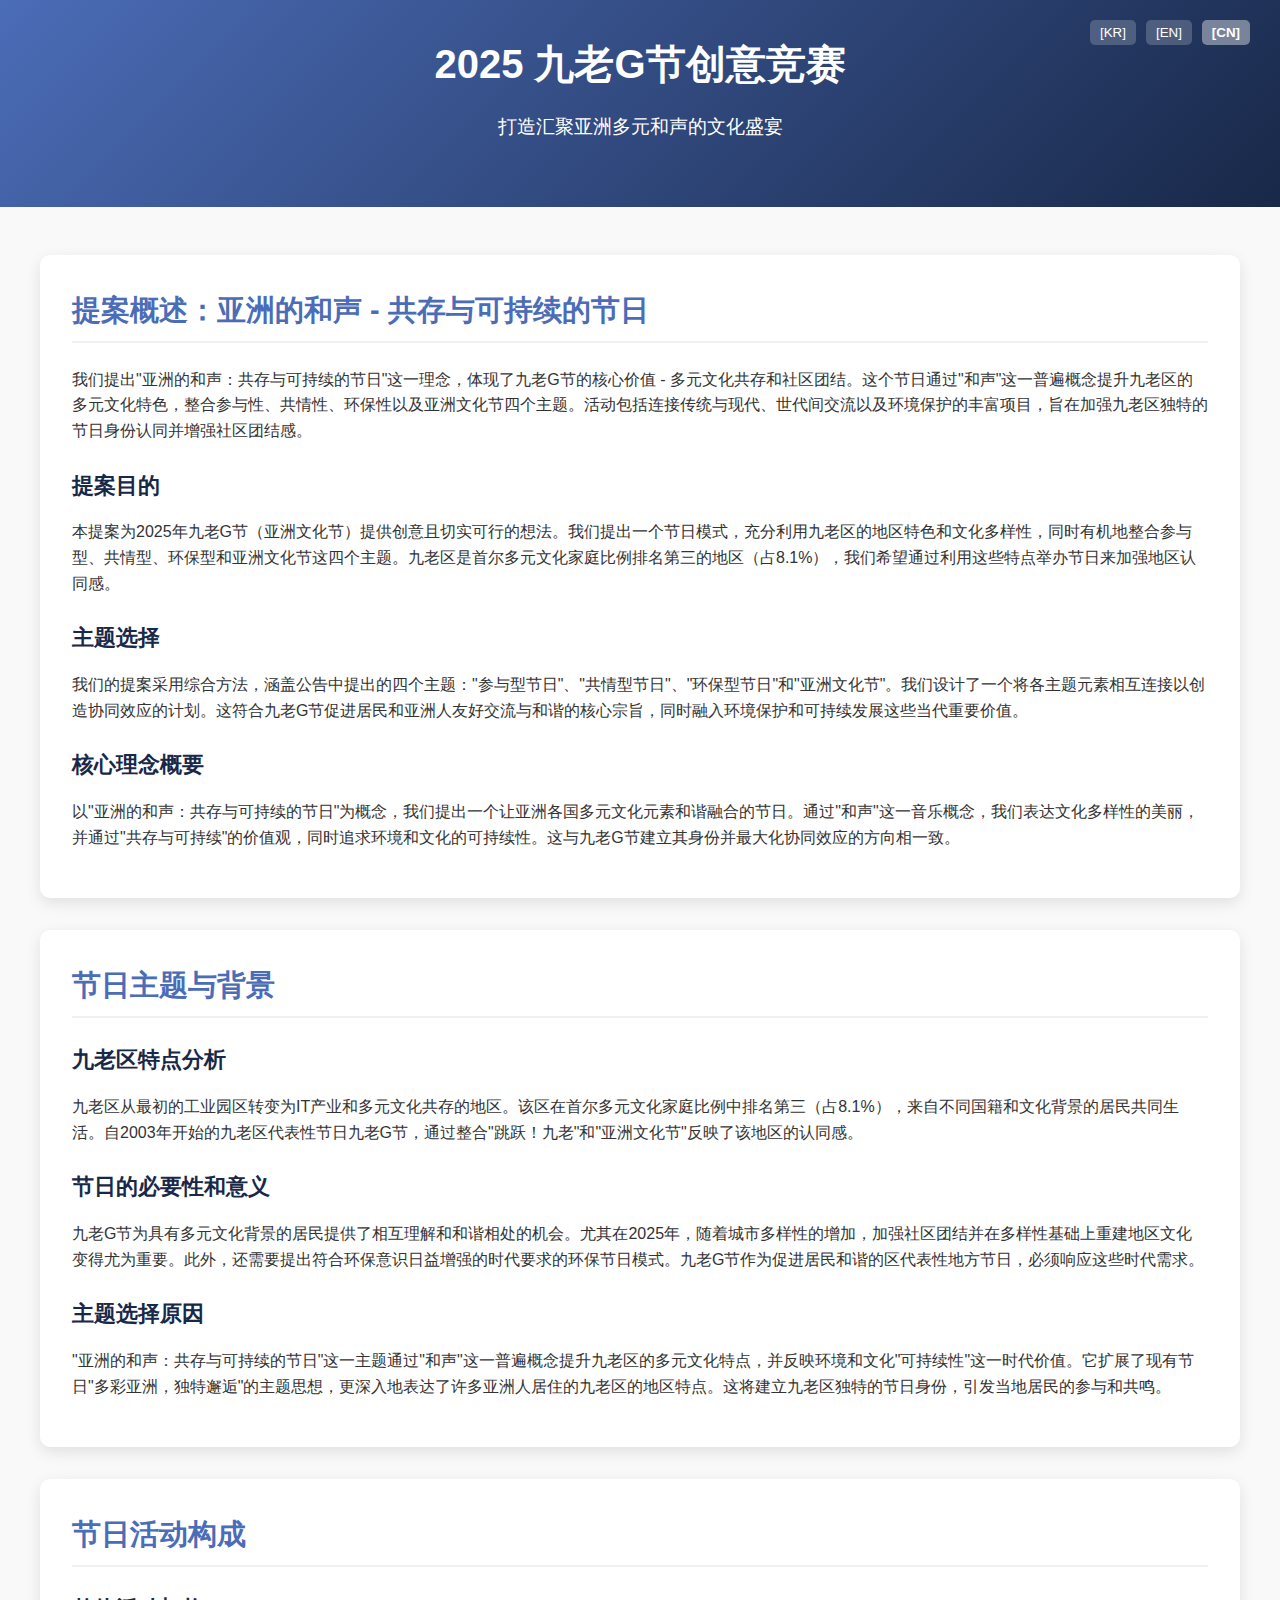
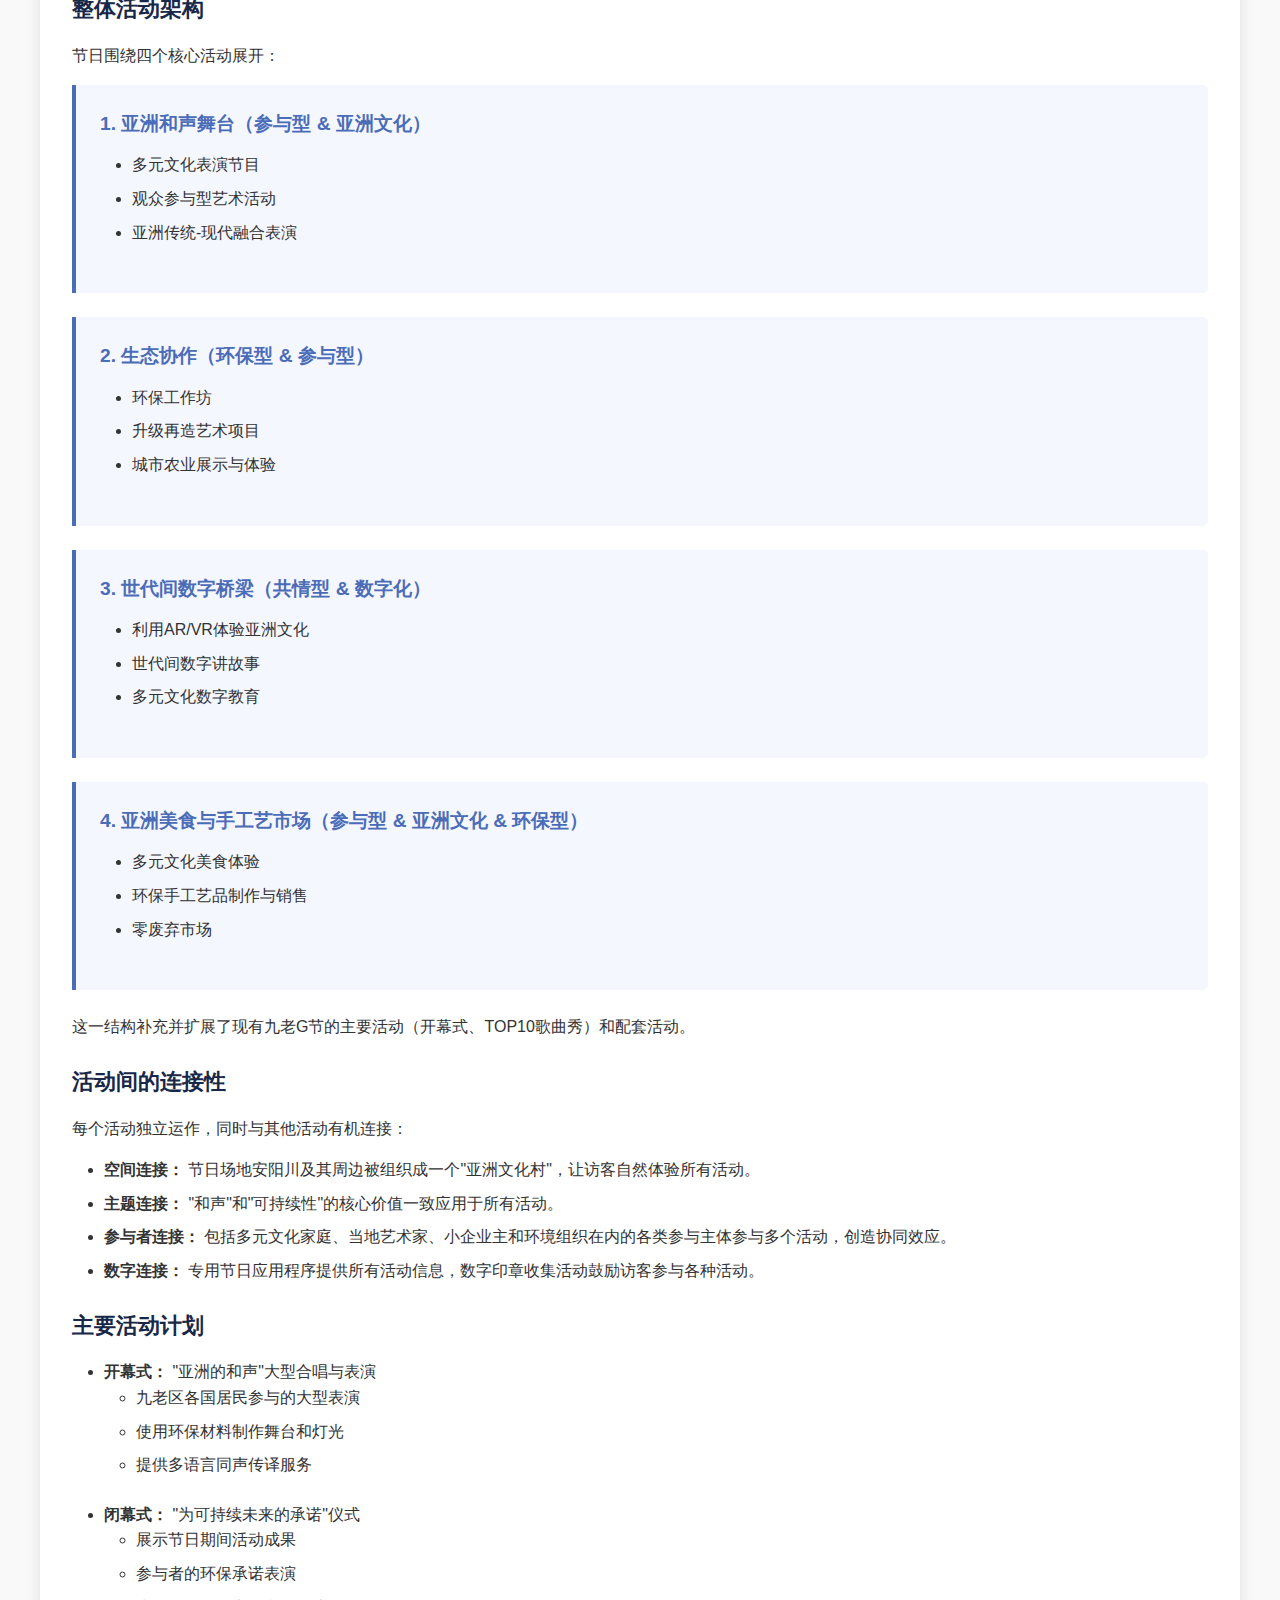
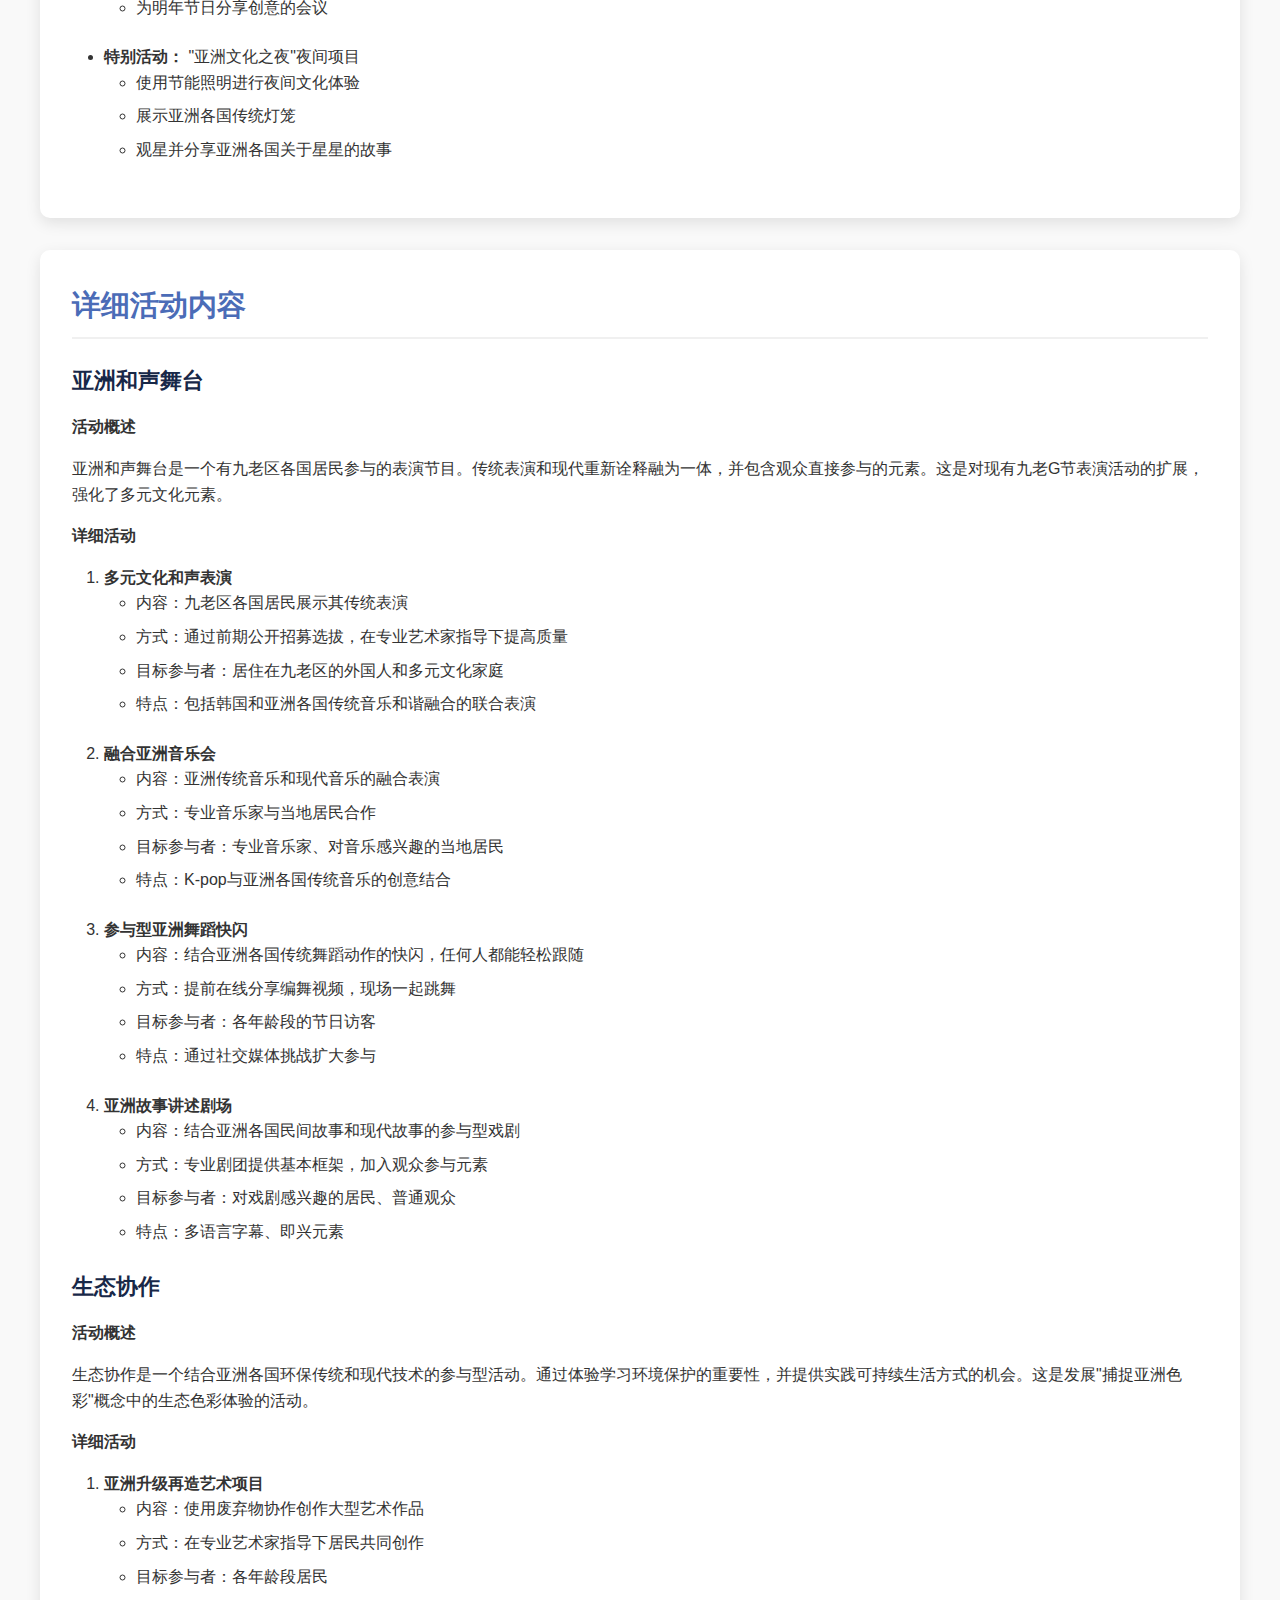
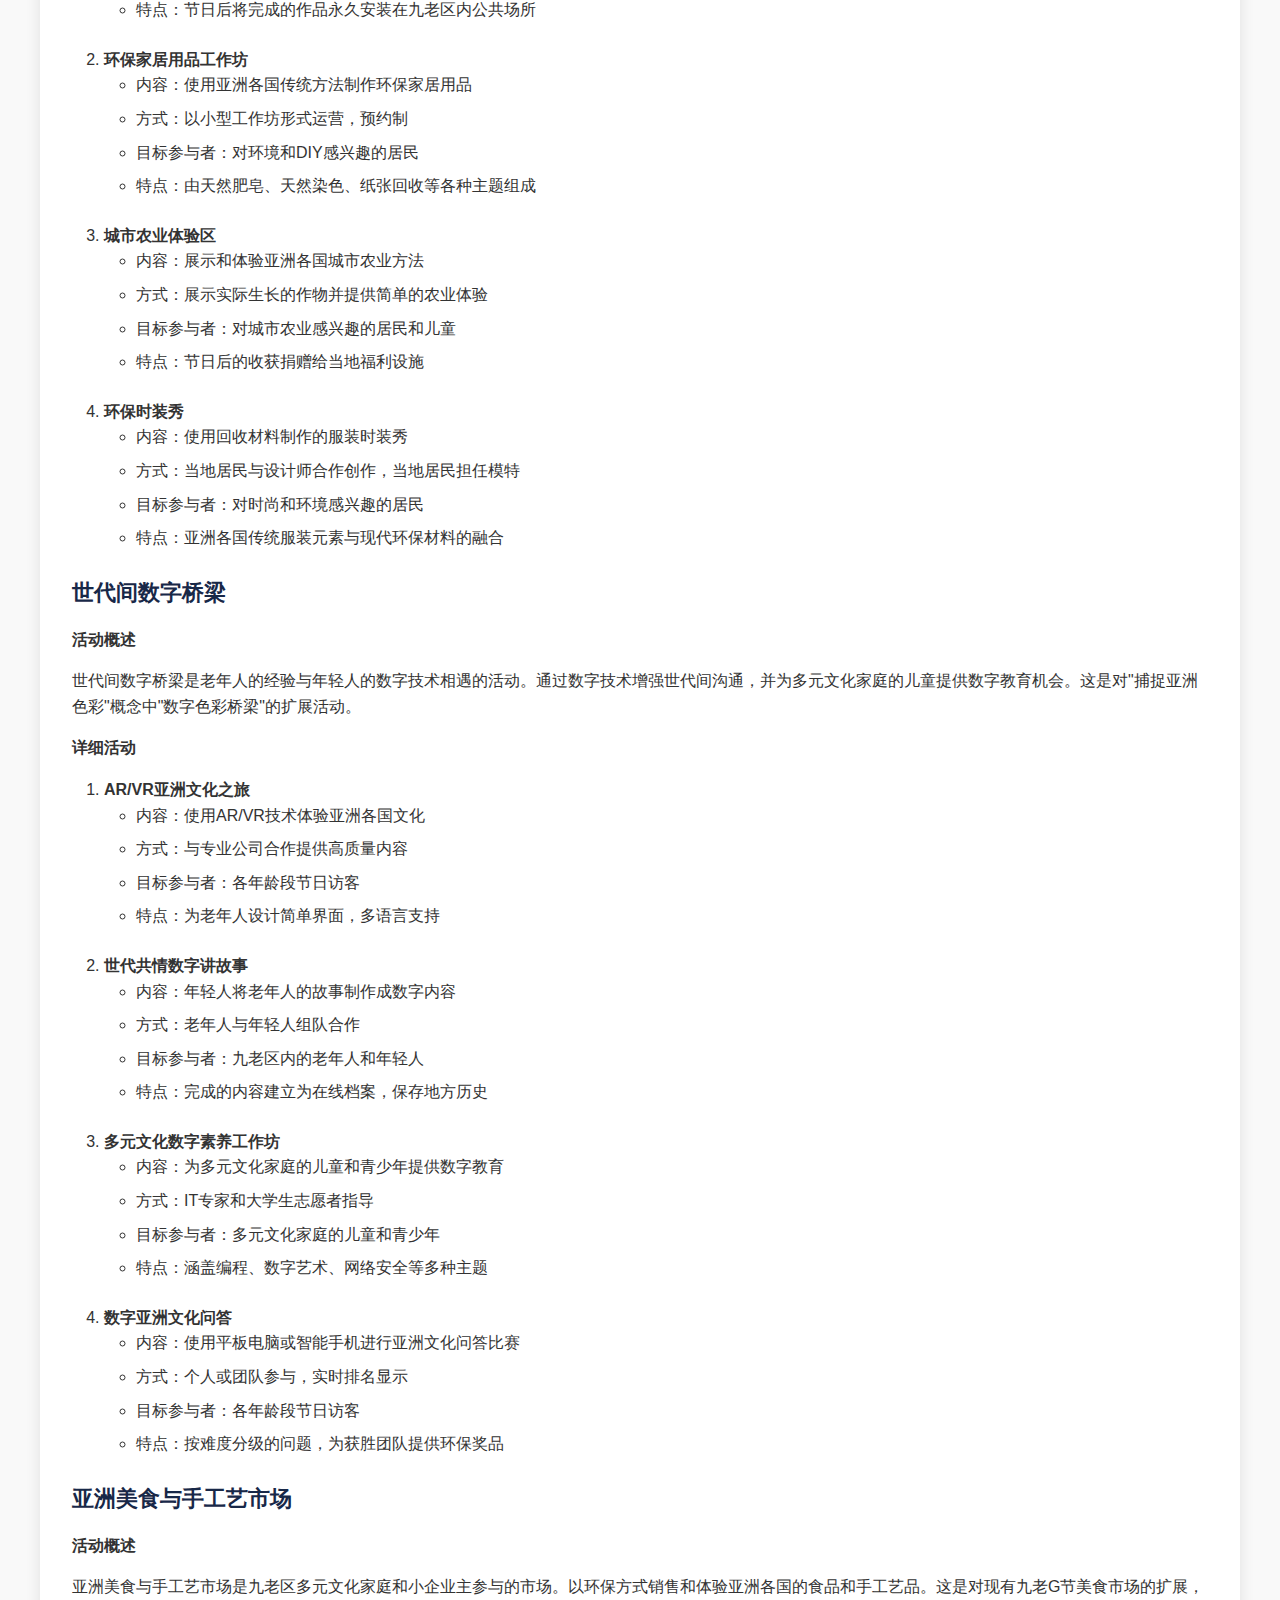
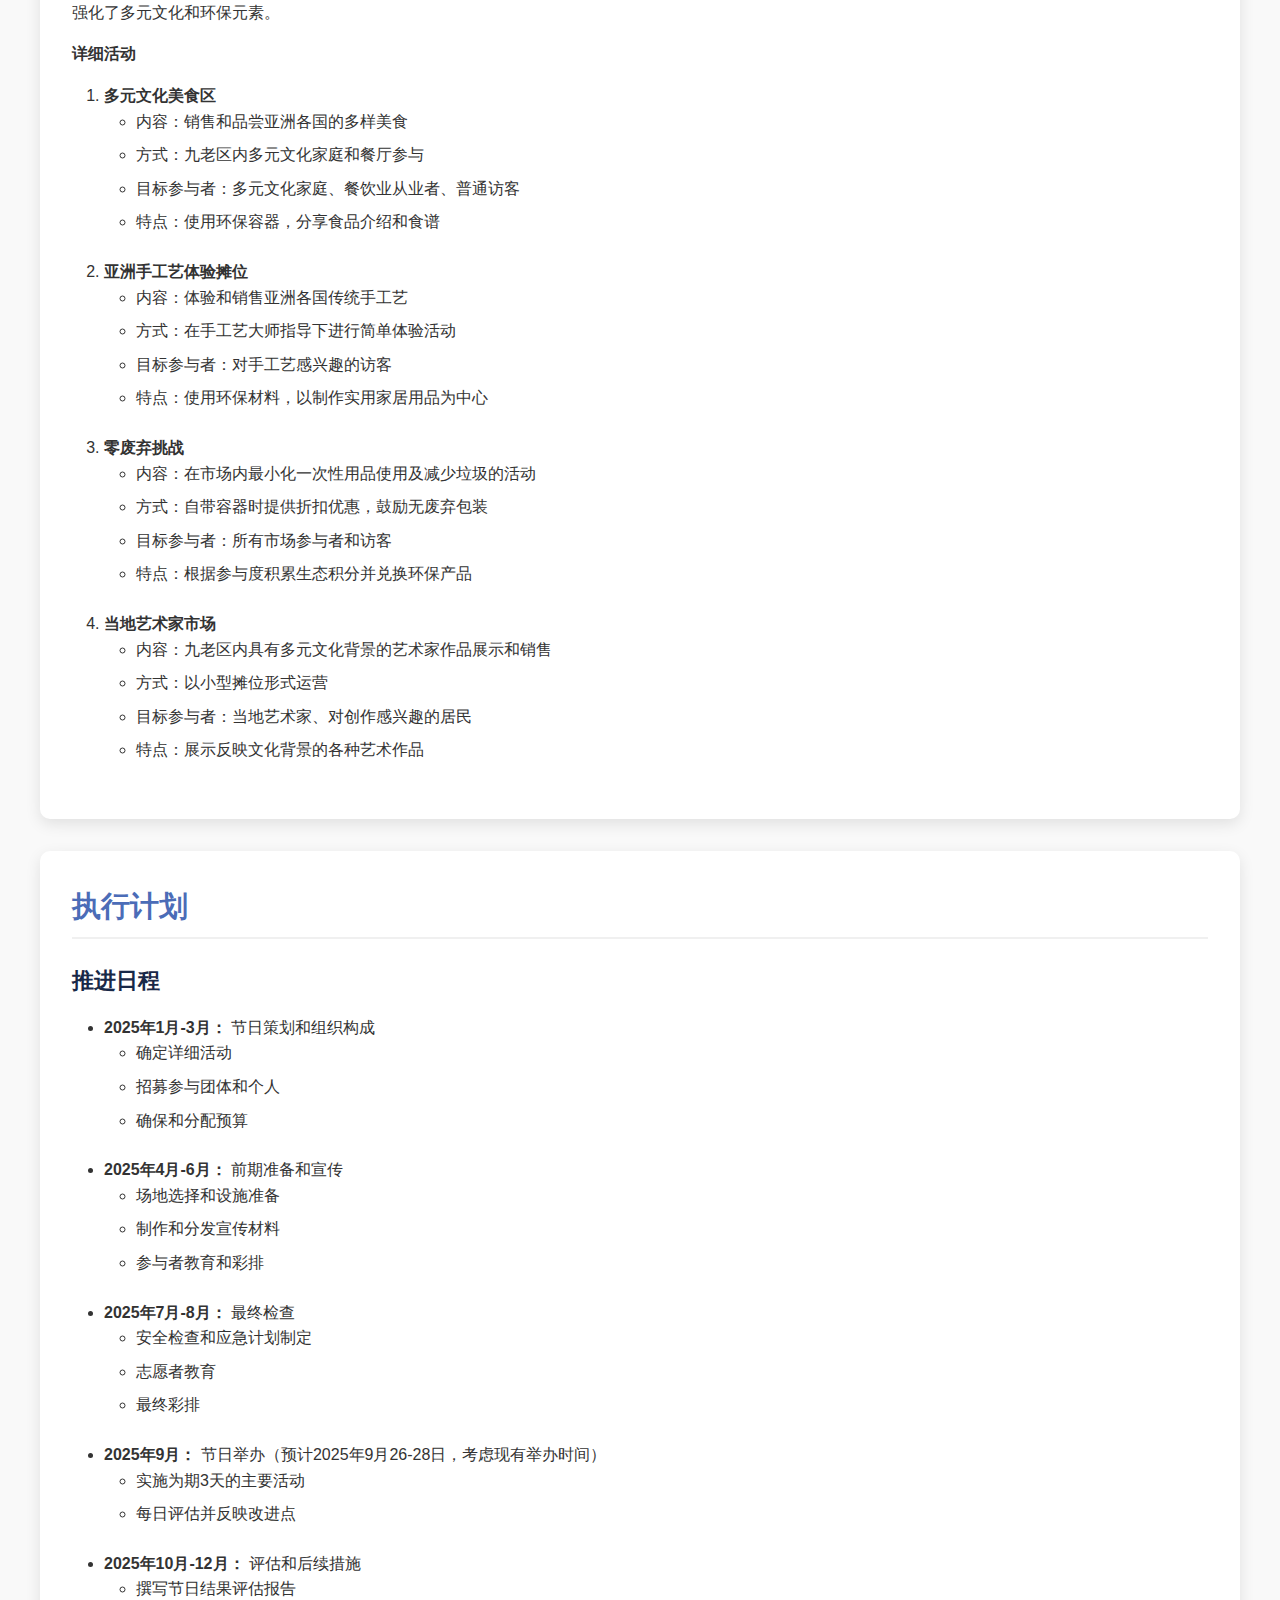
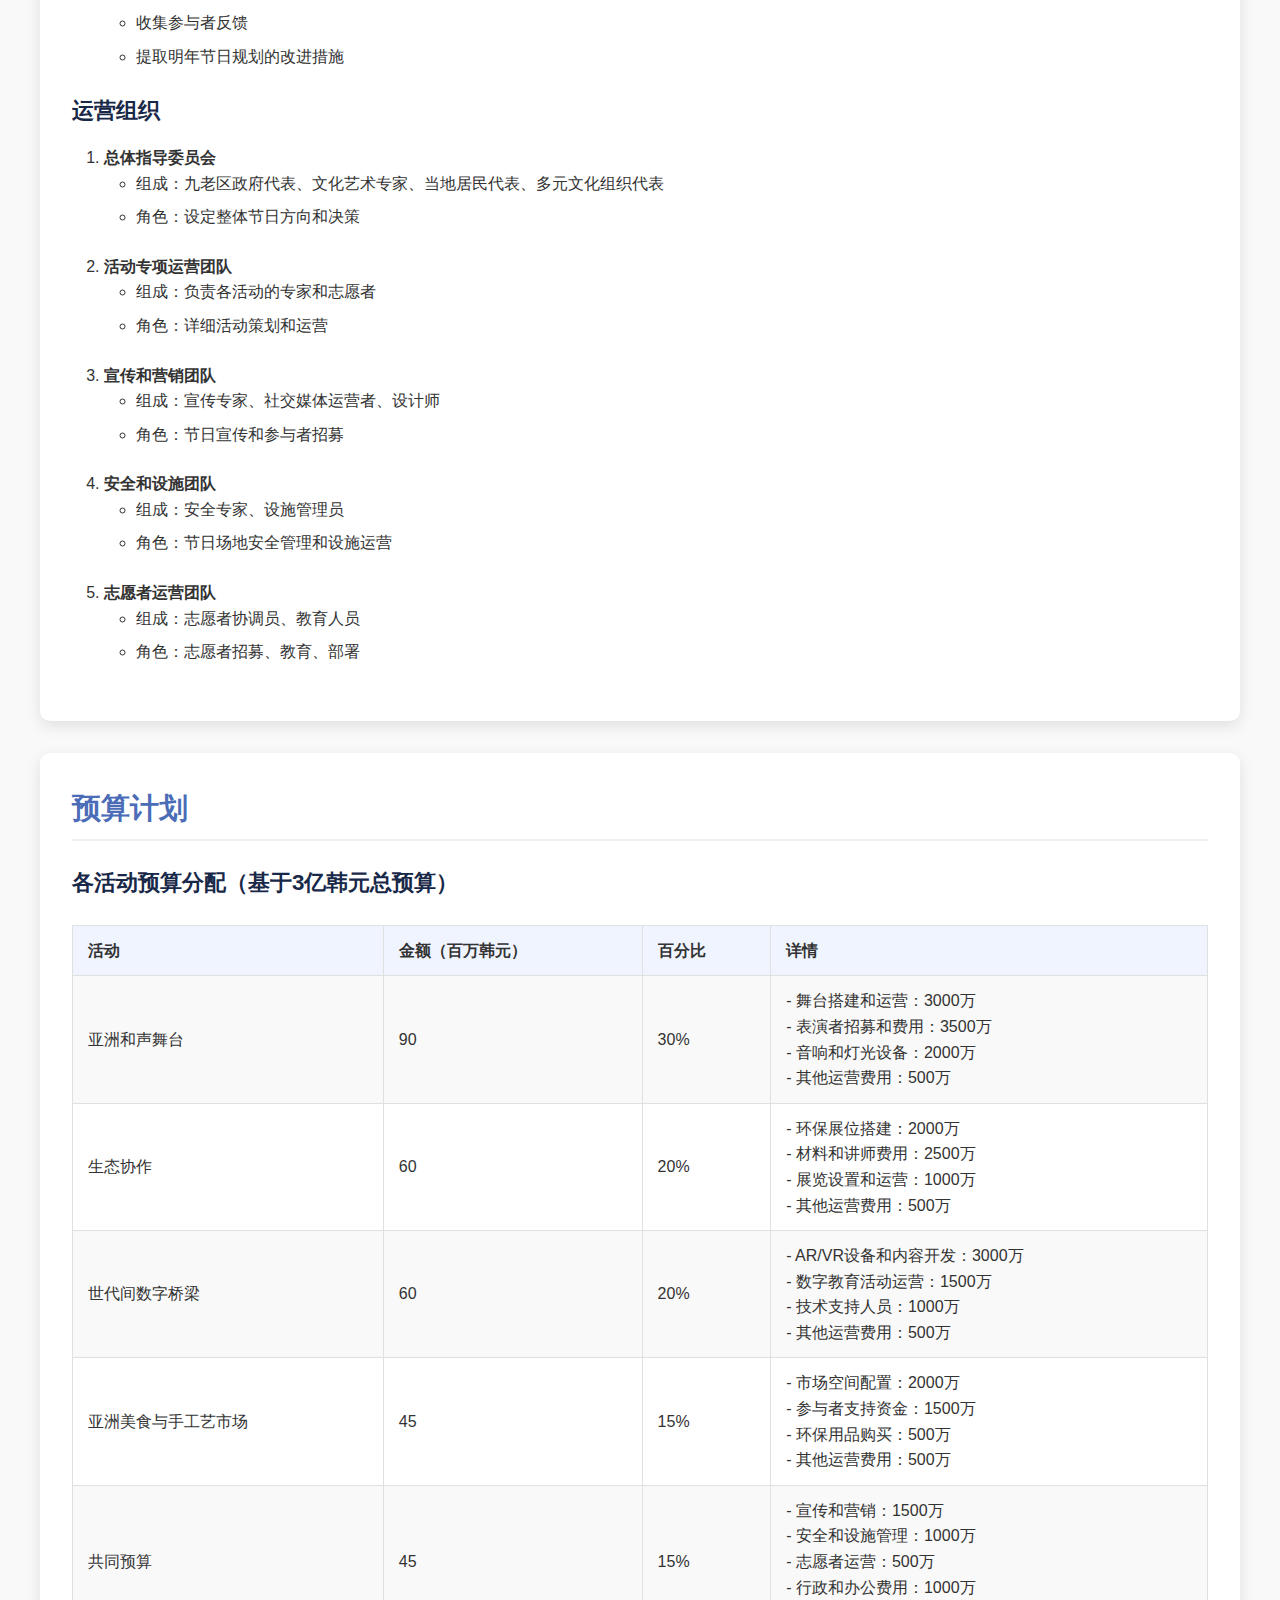
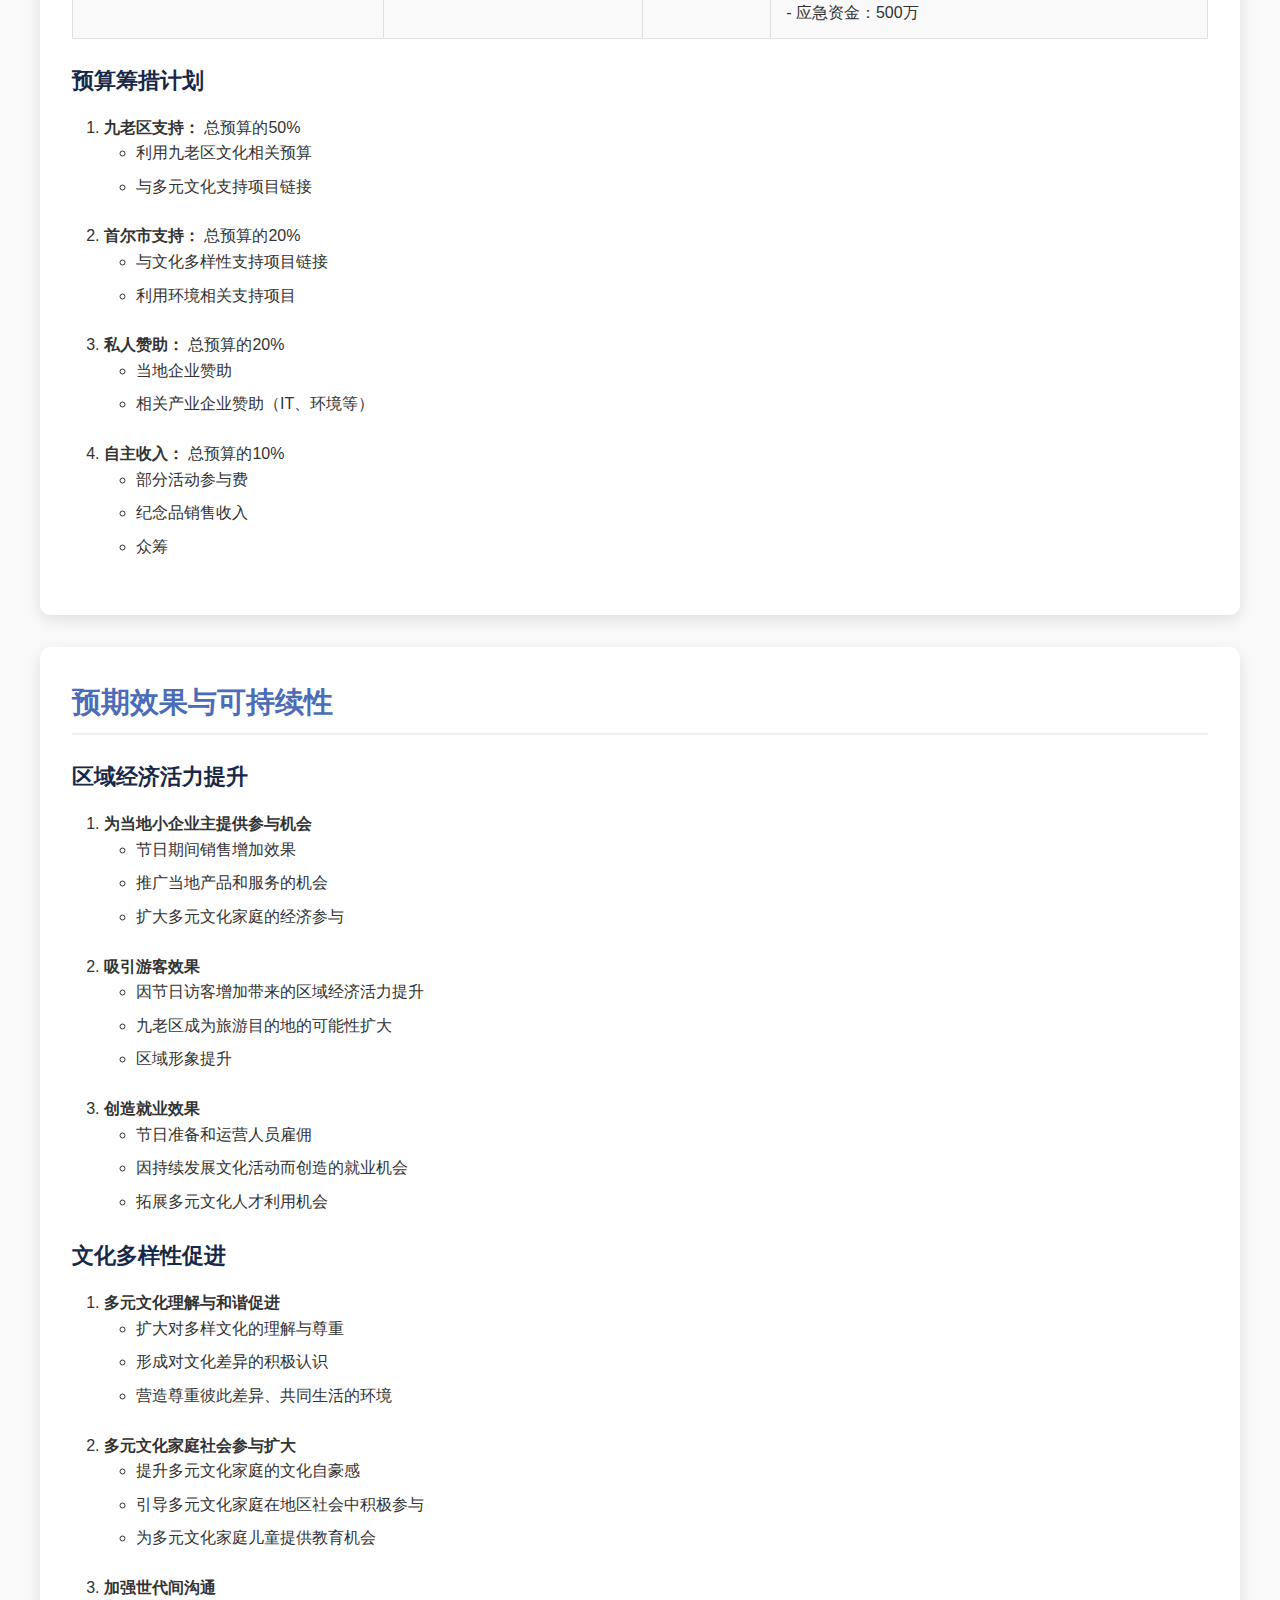
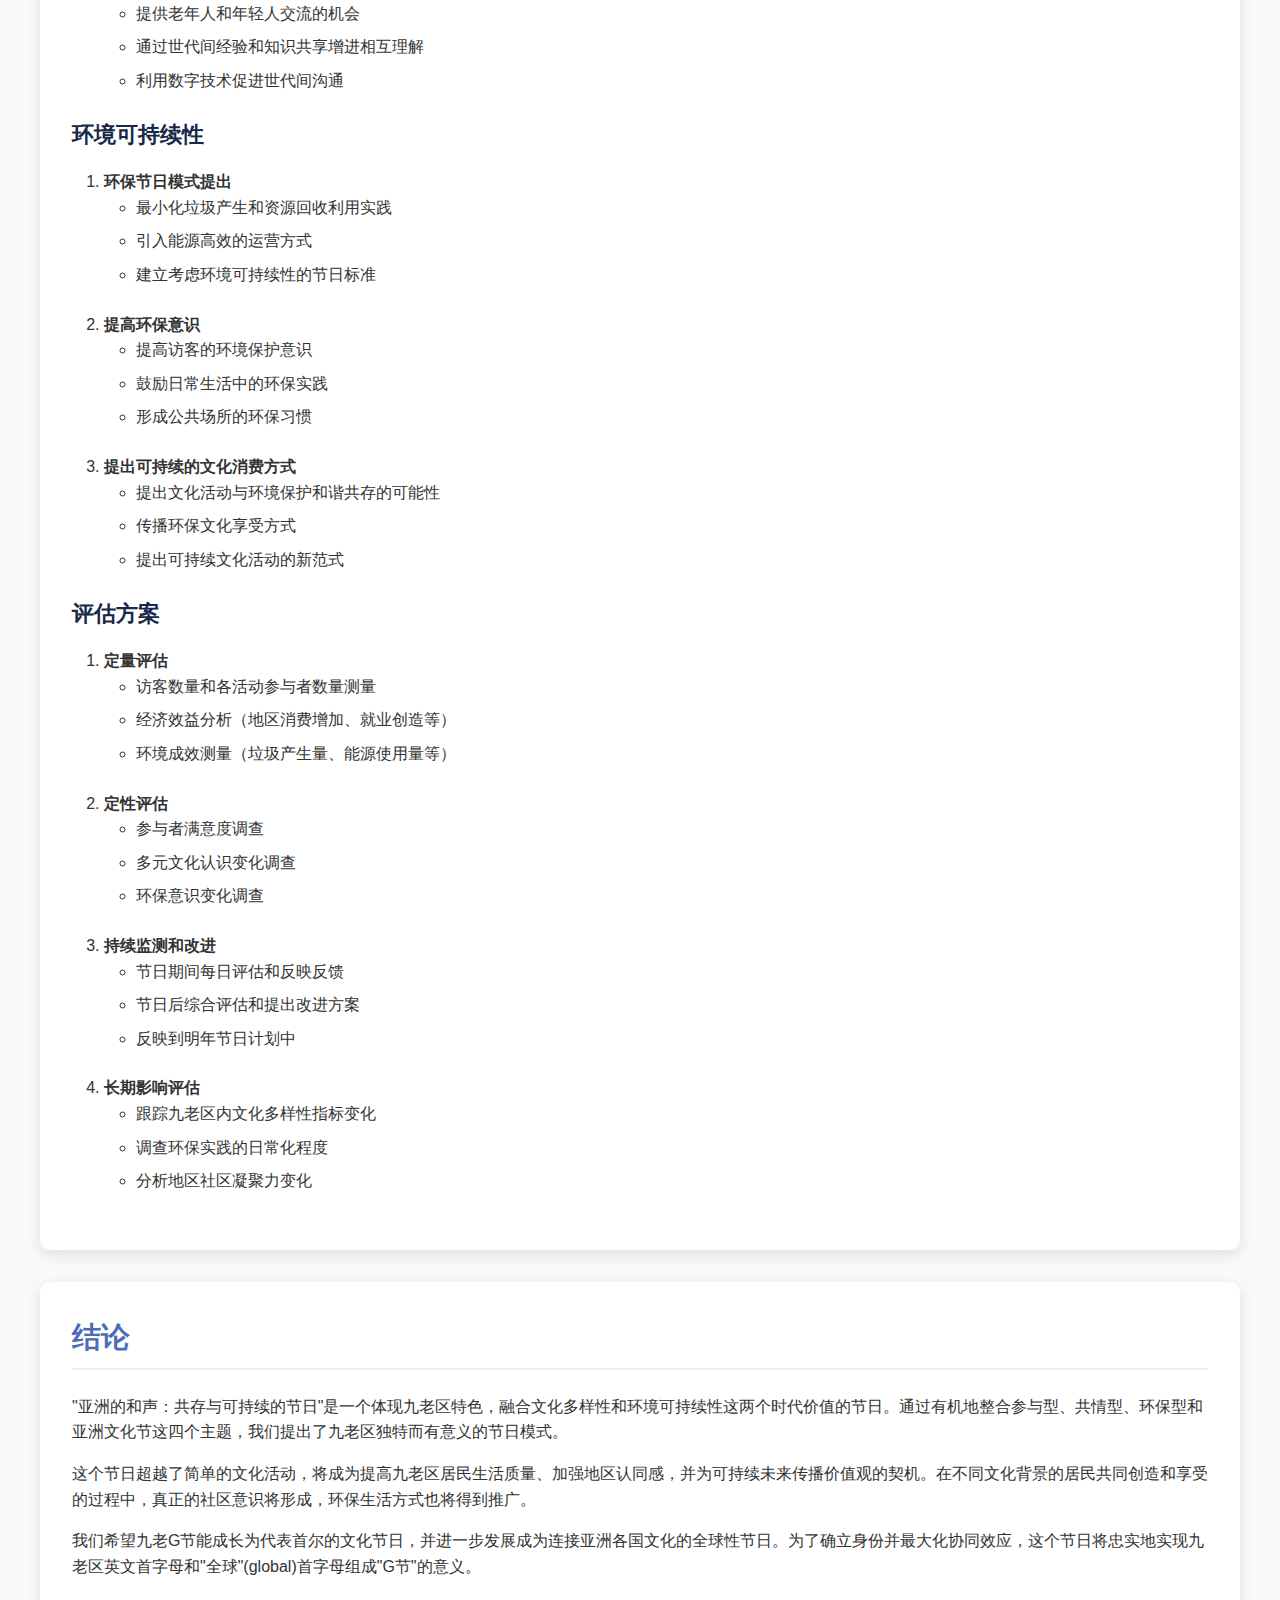
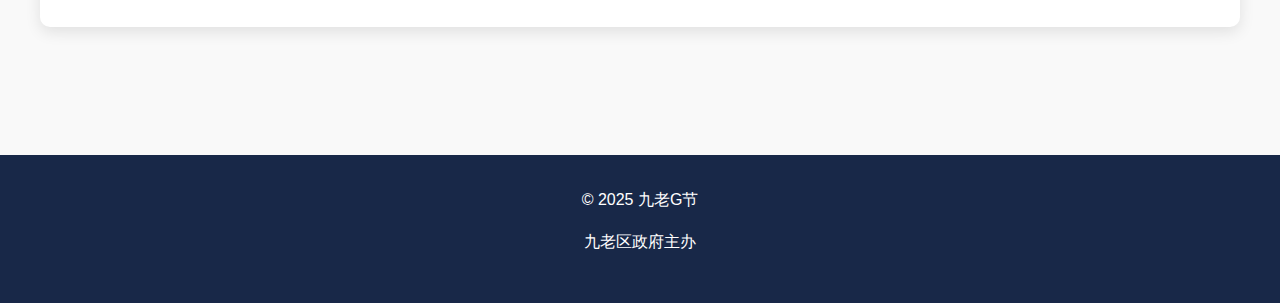
<file: index(c).html>
<!DOCTYPE html>
<html lang="zh">
<head>
    <meta charset="UTF-8">
    <meta name="viewport" content="width=device-width, initial-scale=1.0">
    <title>2025 九老G节创意竞赛</title>
    <style>
        * {
            margin: 0;
            padding: 0;
            box-sizing: border-box;
            font-family: 'Noto Sans SC', 'Noto Sans KR', Arial, sans-serif;
        }
        body {
            line-height: 1.6;
            color: #333;
            background-color: #f9f9f9;
        }
        header {
            background: linear-gradient(135deg, #4b6cb7 0%, #182848 100%);
            color: white;
            padding: 2rem 0;
            text-align: center;
        }
        .lang-toggle {
            position: absolute;
            top: 20px;
            right: 30px;
            display: flex;
            gap: 10px;
        }
        .lang-toggle button {
            background: rgba(255, 255, 255, 0.2);
            border: none;
            padding: 5px 10px;
            color: white;
            border-radius: 5px;
            cursor: pointer;
            transition: background 0.3s;
        }
        .lang-toggle button.active {
            background: rgba(255, 255, 255, 0.4);
            font-weight: bold;
        }
        .lang-toggle button:hover {
            background: rgba(255, 255, 255, 0.3);
        }
        .container {
            max-width: 1200px;
            margin: 0 auto;
            padding: 0 20px;
        }
        .hero {
            padding: 0 2rem;
        }
        .hero h1 {
            font-size: 2.5rem;
            margin-bottom: 1rem;
        }
        .hero p {
            font-size: 1.2rem;
            margin-bottom: 2rem;
        }
        .content {
            padding: 3rem 0;
        }
        section {
            background: white;
            border-radius: 10px;
            box-shadow: 0 5px 15px rgba(0, 0, 0, 0.1);
            padding: 2rem;
            margin-bottom: 2rem;
        }
        h2 {
            color: #4b6cb7;
            font-size: 1.8rem;
            margin-bottom: 1.5rem;
            padding-bottom: 0.5rem;
            border-bottom: 2px solid #f0f0f0;
        }
        h3 {
            color: #182848;
            font-size: 1.4rem;
            margin: 1.5rem 0 1rem;
        }
        p {
            margin-bottom: 1rem;
        }
        ul, ol {
            margin-bottom: 1.5rem;
            padding-left: 2rem;
        }
        li {
            margin-bottom: 0.5rem;
        }
        .lang-content {
            display: none;
        }
        .lang-content.active {
            display: block;
        }
        .program-card {
            background: #f5f7ff;
            border-left: 4px solid #4b6cb7;
            padding: 1.5rem;
            margin-bottom: 1.5rem;
            border-radius: 0 5px 5px 0;
        }
        .program-card h4 {
            color: #4b6cb7;
            margin-bottom: 0.8rem;
            font-size: 1.2rem;
        }
        .budget-table {
            width: 100%;
            border-collapse: collapse;
            margin: 1.5rem 0;
        }
        .budget-table th, .budget-table td {
            border: 1px solid #e0e0e0;
            padding: 12px 15px;
            text-align: left;
        }
        .budget-table th {
            background-color: #f0f4ff;
        }
        .budget-table tr:nth-child(even) {
            background-color: #f9f9f9;
        }
        .footer {
            background: #182848;
            color: white;
            text-align: center;
            padding: 2rem 0;
            margin-top: 3rem;
        }
        .citation {
            font-size: 0.8rem;
            color: #666;
            margin-top: 2rem;
        }
    </style>
</head>
<body>
    <header>
        <div class="container">
            <div class="lang-toggle">
                <button onclick="location.href='index.html'" id="ko-btn">[KR]</button>
                <button onclick="location.href='index(e).html'" id="en-btn">[EN]</button>
                <button onclick="location.href='index(c).html'" id="zh-btn" class="active">[CN]</button>
            </div>
            <div class="hero">
                <h1>2025 九老G节创意竞赛</h1>
                <p>打造汇聚亚洲多元和声的文化盛宴</p>
            </div>
        </div>
    </header>

    <div class="container content">
        <!-- Chinese Content -->
        <div id="zh-content" class="lang-content active">
            <section>
                <h2>提案概述：亚洲的和声 - 共存与可持续的节日</h2>
                <p>我们提出"亚洲的和声：共存与可持续的节日"这一理念，体现了九老G节的核心价值 - 多元文化共存和社区团结。这个节日通过"和声"这一普遍概念提升九老区的多元文化特色，整合参与性、共情性、环保性以及亚洲文化节四个主题。活动包括连接传统与现代、世代间交流以及环境保护的丰富项目，旨在加强九老区独特的节日身份认同并增强社区团结感。</p>
                
                <h3>提案目的</h3>
                <p>本提案为2025年九老G节（亚洲文化节）提供创意且切实可行的想法。我们提出一个节日模式，充分利用九老区的地区特色和文化多样性，同时有机地整合参与型、共情型、环保型和亚洲文化节这四个主题。九老区是首尔多元文化家庭比例排名第三的地区（占8.1%），我们希望通过利用这些特点举办节日来加强地区认同感。</p>
                
                <h3>主题选择</h3>
                <p>我们的提案采用综合方法，涵盖公告中提出的四个主题："参与型节日"、"共情型节日"、"环保型节日"和"亚洲文化节"。我们设计了一个将各主题元素相互连接以创造协同效应的计划。这符合九老G节促进居民和亚洲人友好交流与和谐的核心宗旨，同时融入环境保护和可持续发展这些当代重要价值。</p>
                
                <h3>核心理念概要</h3>
                <p>以"亚洲的和声：共存与可持续的节日"为概念，我们提出一个让亚洲各国多元文化元素和谐融合的节日。通过"和声"这一音乐概念，我们表达文化多样性的美丽，并通过"共存与可持续"的价值观，同时追求环境和文化的可持续性。这与九老G节建立其身份并最大化协同效应的方向相一致。</p>
            </section>

            <section>
                <h2>节日主题与背景</h2>
                
                <h3>九老区特点分析</h3>
                <p>九老区从最初的工业园区转变为IT产业和多元文化共存的地区。该区在首尔多元文化家庭比例中排名第三（占8.1%），来自不同国籍和文化背景的居民共同生活。自2003年开始的九老区代表性节日九老G节，通过整合"跳跃！九老"和"亚洲文化节"反映了该地区的认同感。</p>
                
                <h3>节日的必要性和意义</h3>
                <p>九老G节为具有多元文化背景的居民提供了相互理解和和谐相处的机会。尤其在2025年，随着城市多样性的增加，加强社区团结并在多样性基础上重建地区文化变得尤为重要。此外，还需要提出符合环保意识日益增强的时代要求的环保节日模式。九老G节作为促进居民和谐的区代表性地方节日，必须响应这些时代需求。</p>
                
                <h3>主题选择原因</h3>
                <p>"亚洲的和声：共存与可持续的节日"这一主题通过"和声"这一普遍概念提升九老区的多元文化特点，并反映环境和文化"可持续性"这一时代价值。它扩展了现有节日"多彩亚洲，独特邂逅"的主题思想，更深入地表达了许多亚洲人居住的九老区的地区特点。这将建立九老区独特的节日身份，引发当地居民的参与和共鸣。</p>
            </section>

            <section>
                <h2>节日活动构成</h2>
                
                <h3>整体活动架构</h3>
                <p>节日围绕四个核心活动展开：</p>
                
                <div class="program-card">
                    <h4>1. 亚洲和声舞台（参与型 & 亚洲文化）</h4>
                    <ul>
                        <li>多元文化表演节目</li>
                        <li>观众参与型艺术活动</li>
                        <li>亚洲传统-现代融合表演</li>
                    </ul>
                </div>
                
                <div class="program-card">
                    <h4>2. 生态协作（环保型 & 参与型）</h4>
                    <ul>
                        <li>环保工作坊</li>
                        <li>升级再造艺术项目</li>
                        <li>城市农业展示与体验</li>
                    </ul>
                </div>
                
                <div class="program-card">
                    <h4>3. 世代间数字桥梁（共情型 & 数字化）</h4>
                    <ul>
                        <li>利用AR/VR体验亚洲文化</li>
                        <li>世代间数字讲故事</li>
                        <li>多元文化数字教育</li>
                    </ul>
                </div>
                
                <div class="program-card">
                    <h4>4. 亚洲美食与手工艺市场（参与型 & 亚洲文化 & 环保型）</h4>
                    <ul>
                        <li>多元文化美食体验</li>
                        <li>环保手工艺品制作与销售</li>
                        <li>零废弃市场</li>
                    </ul>
                </div>
                
                <p>这一结构补充并扩展了现有九老G节的主要活动（开幕式、TOP10歌曲秀）和配套活动。</p>
                
                <h3>活动间的连接性</h3>
                <p>每个活动独立运作，同时与其他活动有机连接：</p>
                
                <ul>
                    <li><strong>空间连接：</strong> 节日场地安阳川及其周边被组织成一个"亚洲文化村"，让访客自然体验所有活动。</li>
                    <li><strong>主题连接：</strong> "和声"和"可持续性"的核心价值一致应用于所有活动。</li>
                    <li><strong>参与者连接：</strong> 包括多元文化家庭、当地艺术家、小企业主和环境组织在内的各类参与主体参与多个活动，创造协同效应。</li>
                    <li><strong>数字连接：</strong> 专用节日应用程序提供所有活动信息，数字印章收集活动鼓励访客参与各种活动。</li>
                </ul>
                
                <h3>主要活动计划</h3>
                
                <ul>
                    <li><strong>开幕式：</strong> "亚洲的和声"大型合唱与表演
                        <ul>
                            <li>九老区各国居民参与的大型表演</li>
                            <li>使用环保材料制作舞台和灯光</li>
                            <li>提供多语言同声传译服务</li>
                        </ul>
                    </li>
                    <li><strong>闭幕式：</strong> "为可持续未来的承诺"仪式
                        <ul>
                            <li>展示节日期间活动成果</li>
                            <li>参与者的环保承诺表演</li>
                            <li>为明年节日分享创意的会议</li>
                        </ul>
                    </li>
                    <li><strong>特别活动：</strong> "亚洲文化之夜"夜间项目
                        <ul>
                            <li>使用节能照明进行夜间文化体验</li>
                            <li>展示亚洲各国传统灯笼</li>
                            <li>观星并分享亚洲各国关于星星的故事</li>
                        </ul>
                    </li>
                </ul>
            </section>

            <section>
                <h2>详细活动内容</h2>
                
                <h3>亚洲和声舞台</h3>
                <p><strong>活动概述</strong></p>
                <p>亚洲和声舞台是一个有九老区各国居民参与的表演节目。传统表演和现代重新诠释融为一体，并包含观众直接参与的元素。这是对现有九老G节表演活动的扩展，强化了多元文化元素。</p>
                
                <p><strong>详细活动</strong></p>
                <ol>
                    <li><strong>多元文化和声表演</strong>
                        <ul>
                            <li>内容：九老区各国居民展示其传统表演</li>
                            <li>方式：通过前期公开招募选拔，在专业艺术家指导下提高质量</li>
                            <li>目标参与者：居住在九老区的外国人和多元文化家庭</li>
                            <li>特点：包括韩国和亚洲各国传统音乐和谐融合的联合表演</li>
                        </ul>
                    </li>
                    <li><strong>融合亚洲音乐会</strong>
                        <ul>
                            <li>内容：亚洲传统音乐和现代音乐的融合表演</li>
                            <li>方式：专业音乐家与当地居民合作</li>
                            <li>目标参与者：专业音乐家、对音乐感兴趣的当地居民</li>
                            <li>特点：K-pop与亚洲各国传统音乐的创意结合</li>
                        </ul>
                    </li>
                    <li><strong>参与型亚洲舞蹈快闪</strong>
                        <ul>
                            <li>内容：结合亚洲各国传统舞蹈动作的快闪，任何人都能轻松跟随</li>
                            <li>方式：提前在线分享编舞视频，现场一起跳舞</li>
                            <li>目标参与者：各年龄段的节日访客</li>
                            <li>特点：通过社交媒体挑战扩大参与</li>
                        </ul>
                    </li>
                    <li><strong>亚洲故事讲述剧场</strong>
                        <ul>
                            <li>内容：结合亚洲各国民间故事和现代故事的参与型戏剧</li>
                            <li>方式：专业剧团提供基本框架，加入观众参与元素</li>
                            <li>目标参与者：对戏剧感兴趣的居民、普通观众</li>
                            <li>特点：多语言字幕、即兴元素</li>
                        </ul>
                    </li>
                </ol>
                
                <h3>生态协作</h3>
                <p><strong>活动概述</strong></p>
                <p>生态协作是一个结合亚洲各国环保传统和现代技术的参与型活动。通过体验学习环境保护的重要性，并提供实践可持续生活方式的机会。这是发展"捕捉亚洲色彩"概念中的生态色彩体验的活动。</p>
                
                <p><strong>详细活动</strong></p>
                <ol>
                    <li><strong>亚洲升级再造艺术项目</strong>
                        <ul>
                            <li>内容：使用废弃物协作创作大型艺术作品</li>
                            <li>方式：在专业艺术家指导下居民共同创作</li>
                            <li>目标参与者：各年龄段居民</li>
                            <li>特点：节日后将完成的作品永久安装在九老区内公共场所</li>
                        </ul>
                    </li>
                    <li><strong>环保家居用品工作坊</strong>
                        <ul>
                            <li>内容：使用亚洲各国传统方法制作环保家居用品</li>
                            <li>方式：以小型工作坊形式运营，预约制</li>
                            <li>目标参与者：对环境和DIY感兴趣的居民</li>
                            <li>特点：由天然肥皂、天然染色、纸张回收等各种主题组成</li>
                        </ul>
                    </li>
                    <li><strong>城市农业体验区</strong>
                        <ul>
                            <li>内容：展示和体验亚洲各国城市农业方法</li>
                            <li>方式：展示实际生长的作物并提供简单的农业体验</li>
                            <li>目标参与者：对城市农业感兴趣的居民和儿童</li>
                            <li>特点：节日后的收获捐赠给当地福利设施</li>
                        </ul>
                    </li>
                    <li><strong>环保时装秀</strong>
                        <ul>
                            <li>内容：使用回收材料制作的服装时装秀</li>
                            <li>方式：当地居民与设计师合作创作，当地居民担任模特</li>
                            <li>目标参与者：对时尚和环境感兴趣的居民</li>
                            <li>特点：亚洲各国传统服装元素与现代环保材料的融合</li>
                        </ul>
                    </li>
                </ol>
                
                <h3>世代间数字桥梁</h3>
                <p><strong>活动概述</strong></p>
                <p>世代间数字桥梁是老年人的经验与年轻人的数字技术相遇的活动。通过数字技术增强世代间沟通，并为多元文化家庭的儿童提供数字教育机会。这是对"捕捉亚洲色彩"概念中"数字色彩桥梁"的扩展活动。</p>
                
                <p><strong>详细活动</strong></p>
                <ol>
                    <li><strong>AR/VR亚洲文化之旅</strong>
                        <ul>
                            <li>内容：使用AR/VR技术体验亚洲各国文化</li>
                            <li>方式：与专业公司合作提供高质量内容</li>
                            <li>目标参与者：各年龄段节日访客</li>
                            <li>特点：为老年人设计简单界面，多语言支持</li>
                        </ul>
                    </li>
                    <li><strong>世代共情数字讲故事</strong>
                        <ul>
                            <li>内容：年轻人将老年人的故事制作成数字内容</li>
                            <li>方式：老年人与年轻人组队合作</li>
                            <li>目标参与者：九老区内的老年人和年轻人</li>
                            <li>特点：完成的内容建立为在线档案，保存地方历史</li>
                        </ul>
                    </li>
                    <li><strong>多元文化数字素养工作坊</strong>
                        <ul>
                            <li>内容：为多元文化家庭的儿童和青少年提供数字教育</li>
                            <li>方式：IT专家和大学生志愿者指导</li>
                            <li>目标参与者：多元文化家庭的儿童和青少年</li>
                            <li>特点：涵盖编程、数字艺术、网络安全等多种主题</li>
                        </ul>
                    </li>
                    <li><strong>数字亚洲文化问答</strong>
                        <ul>
                            <li>内容：使用平板电脑或智能手机进行亚洲文化问答比赛</li>
                            <li>方式：个人或团队参与，实时排名显示</li>
                            <li>目标参与者：各年龄段节日访客</li>
                            <li>特点：按难度分级的问题，为获胜团队提供环保奖品</li>
                        </ul>
                    </li>
                </ol>
                
                <h3>亚洲美食与手工艺市场</h3>
                <p><strong>活动概述</strong></p>
                <p>亚洲美食与手工艺市场是九老区多元文化家庭和小企业主参与的市场。以环保方式销售和体验亚洲各国的食品和手工艺品。这是对现有九老G节美食市场的扩展，强化了多元文化和环保元素。</p>
                
                <p><strong>详细活动</strong></p>
                <ol>
                    <li><strong>多元文化美食区</strong>
                        <ul>
                            <li>内容：销售和品尝亚洲各国的多样美食</li>
                            <li>方式：九老区内多元文化家庭和餐厅参与</li>
                            <li>目标参与者：多元文化家庭、餐饮业从业者、普通访客</li>
                            <li>特点：使用环保容器，分享食品介绍和食谱</li>
                        </ul>
                    </li>
                    <li><strong>亚洲手工艺体验摊位</strong>
                        <ul>
                            <li>内容：体验和销售亚洲各国传统手工艺</li>
                            <li>方式：在手工艺大师指导下进行简单体验活动</li>
                            <li>目标参与者：对手工艺感兴趣的访客</li>
                            <li>特点：使用环保材料，以制作实用家居用品为中心</li>
                        </ul>
                    </li>
                    <li><strong>零废弃挑战</strong>
                        <ul>
                            <li>内容：在市场内最小化一次性用品使用及减少垃圾的活动</li>
                            <li>方式：自带容器时提供折扣优惠，鼓励无废弃包装</li>
                            <li>目标参与者：所有市场参与者和访客</li>
                            <li>特点：根据参与度积累生态积分并兑换环保产品</li>
                        </ul>
                    </li>
                    <li><strong>当地艺术家市场</strong>
                        <ul>
                            <li>内容：九老区内具有多元文化背景的艺术家作品展示和销售</li>
                            <li>方式：以小型摊位形式运营</li>
                            <li>目标参与者：当地艺术家、对创作感兴趣的居民</li>
                            <li>特点：展示反映文化背景的各种艺术作品</li>
                        </ul>
                    </li>
                </ol>
            </section>

            <section>
                <h2>执行计划</h2>
                
                <h3>推进日程</h3>
                <ul>
                    <li><strong>2025年1月-3月：</strong> 节日策划和组织构成
                        <ul>
                            <li>确定详细活动</li>
                            <li>招募参与团体和个人</li>
                            <li>确保和分配预算</li>
                        </ul>
                    </li>
                    <li><strong>2025年4月-6月：</strong> 前期准备和宣传
                        <ul>
                            <li>场地选择和设施准备</li>
                            <li>制作和分发宣传材料</li>
                            <li>参与者教育和彩排</li>
                        </ul>
                    </li>
                    <li><strong>2025年7月-8月：</strong> 最终检查
                        <ul>
                            <li>安全检查和应急计划制定</li>
                            <li>志愿者教育</li>
                            <li>最终彩排</li>
                        </ul>
                    </li>
                    <li><strong>2025年9月：</strong> 节日举办（预计2025年9月26-28日，考虑现有举办时间）
                        <ul>
                            <li>实施为期3天的主要活动</li>
                            <li>每日评估并反映改进点</li>
                        </ul>
                    </li>
                    <li><strong>2025年10月-12月：</strong> 评估和后续措施
                        <ul>
                            <li>撰写节日结果评估报告</li>
                            <li>收集参与者反馈</li>
                            <li>提取明年节日规划的改进措施</li>
                        </ul>
                    </li>
                </ul>
                
                <h3>运营组织</h3>
                <ol>
                    <li><strong>总体指导委员会</strong>
                        <ul>
                            <li>组成：九老区政府代表、文化艺术专家、当地居民代表、多元文化组织代表</li>
                            <li>角色：设定整体节日方向和决策</li>
                        </ul>
                    </li>
                    <li><strong>活动专项运营团队</strong>
                        <ul>
                            <li>组成：负责各活动的专家和志愿者</li>
                            <li>角色：详细活动策划和运营</li>
                        </ul>
                    </li>
                    <li><strong>宣传和营销团队</strong>
                        <ul>
                            <li>组成：宣传专家、社交媒体运营者、设计师</li>
                            <li>角色：节日宣传和参与者招募</li>
                        </ul>
                    </li>
                    <li><strong>安全和设施团队</strong>
                        <ul>
                            <li>组成：安全专家、设施管理员</li>
                            <li>角色：节日场地安全管理和设施运营</li>
                        </ul>
                    </li>
                    <li><strong>志愿者运营团队</strong>
                        <ul>
                            <li>组成：志愿者协调员、教育人员</li>
                            <li>角色：志愿者招募、教育、部署</li>
                        </ul>
                    </li>
                </ol>
            </section>

            <section>
                <h2>预算计划</h2>
                
                <h3>各活动预算分配（基于3亿韩元总预算）</h3>
                
                <table class="budget-table">
                    <tr>
                        <th>活动</th>
                        <th>金额（百万韩元）</th>
                        <th>百分比</th>
                        <th>详情</th>
                    </tr>
                    <tr>
                        <td>亚洲和声舞台</td>
                        <td>90</td>
                        <td>30%</td>
                        <td>
                            - 舞台搭建和运营：3000万<br>
                            - 表演者招募和费用：3500万<br>
                            - 音响和灯光设备：2000万<br>
                            - 其他运营费用：500万
                        </td>
                    </tr>
                    <tr>
                        <td>生态协作</td>
                        <td>60</td>
                        <td>20%</td>
                        <td>
                            - 环保展位搭建：2000万<br>
                            - 材料和讲师费用：2500万<br>
                            - 展览设置和运营：1000万<br>
                            - 其他运营费用：500万
                        </td>
                    </tr>
                    <tr>
                        <td>世代间数字桥梁</td>
                        <td>60</td>
                        <td>20%</td>
                        <td>
                            - AR/VR设备和内容开发：3000万<br>
                            - 数字教育活动运营：1500万<br>
                            - 技术支持人员：1000万<br>
                            - 其他运营费用：500万
                        </td>
                    </tr>
                    <tr>
                        <td>亚洲美食与手工艺市场</td>
                        <td>45</td>
                        <td>15%</td>
                        <td>
                            - 市场空间配置：2000万<br>
                            - 参与者支持资金：1500万<br>
                            - 环保用品购买：500万<br>
                            - 其他运营费用：500万
                        </td>
                    </tr>
                    <tr>
                        <td>共同预算</td>
                        <td>45</td>
                        <td>15%</td>
                        <td>
                            - 宣传和营销：1500万<br>
                            - 安全和设施管理：1000万<br>
                            - 志愿者运营：500万<br>
                            - 行政和办公费用：1000万<br>
                            - 应急资金：500万
                        </td>
                    </tr>
                </table>
                
                <h3>预算筹措计划</h3>
                <ol>
                    <li><strong>九老区支持：</strong> 总预算的50%
                        <ul>
                            <li>利用九老区文化相关预算</li>
                            <li>与多元文化支持项目链接</li>
                        </ul>
                    </li>
                    <li><strong>首尔市支持：</strong> 总预算的20%
                        <ul>
                            <li>与文化多样性支持项目链接</li>
                            <li>利用环境相关支持项目</li>
                        </ul>
                    </li>
                    <li><strong>私人赞助：</strong> 总预算的20%
                        <ul>
                            <li>当地企业赞助</li>
                            <li>相关产业企业赞助（IT、环境等）</li>
                        </ul>
                    </li>
                    <li><strong>自主收入：</strong> 总预算的10%
                        <ul>
                            <li>部分活动参与费</li>
                            <li>纪念品销售收入</li>
                            <li>众筹</li>
                        </ul>
                    </li>
                </ol>
            </section>

            <section>
                <h2>预期效果与可持续性</h2>
                
                <h3>区域经济活力提升</h3>
                <ol>
                    <li><strong>为当地小企业主提供参与机会</strong>
                        <ul>
                            <li>节日期间销售增加效果</li>
                            <li>推广当地产品和服务的机会</li>
                            <li>扩大多元文化家庭的经济参与</li>
                        </ul>
                    </li>
                    <li><strong>吸引游客效果</strong>
                        <ul>
                            <li>因节日访客增加带来的区域经济活力提升</li>
                            <li>九老区成为旅游目的地的可能性扩大</li>
                            <li>区域形象提升</li>
                        </ul>
                    </li>
                    <li><strong>创造就业效果</strong>
                        <ul>
                            <li>节日准备和运营人员雇佣</li>
                            <li>因持续发展文化活动而创造的就业机会</li>
                            <li>拓展多元文化人才利用机会</li>
                        </ul>
                    </li>
                </ol>
                
                <h3>文化多样性促进</h3>
                <ol>
                    <li><strong>多元文化理解与和谐促进</strong>
                        <ul>
                            <li>扩大对多样文化的理解与尊重</li>
                            <li>形成对文化差异的积极认识</li>
                            <li>营造尊重彼此差异、共同生活的环境</li>
                        </ul>
                    </li>
                    <li><strong>多元文化家庭社会参与扩大</strong>
                        <ul>
                            <li>提升多元文化家庭的文化自豪感</li>
                            <li>引导多元文化家庭在地区社会中积极参与</li>
                            <li>为多元文化家庭儿童提供教育机会</li>
                        </ul>
                    </li>
                    <li><strong>加强世代间沟通</strong>
                        <ul>
                            <li>提供老年人和年轻人交流的机会</li>
                            <li>通过世代间经验和知识共享增进相互理解</li>
                            <li>利用数字技术促进世代间沟通</li>
                        </ul>
                    </li>
                </ol>
                
                <h3>环境可持续性</h3>
                <ol>
                    <li><strong>环保节日模式提出</strong>
                        <ul>
                            <li>最小化垃圾产生和资源回收利用实践</li>
                            <li>引入能源高效的运营方式</li>
                            <li>建立考虑环境可持续性的节日标准</li>
                        </ul>
                    </li>
                    <li><strong>提高环保意识</strong>
                        <ul>
                            <li>提高访客的环境保护意识</li>
                            <li>鼓励日常生活中的环保实践</li>
                            <li>形成公共场所的环保习惯</li>
                        </ul>
                    </li>
                    <li><strong>提出可持续的文化消费方式</strong>
                        <ul>
                            <li>提出文化活动与环境保护和谐共存的可能性</li>
                            <li>传播环保文化享受方式</li>
                            <li>提出可持续文化活动的新范式</li>
                        </ul>
                    </li>
                </ol>
                
                <h3>评估方案</h3>
                <ol>
                    <li><strong>定量评估</strong>
                        <ul>
                            <li>访客数量和各活动参与者数量测量</li>
                            <li>经济效益分析（地区消费增加、就业创造等）</li>
                            <li>环境成效测量（垃圾产生量、能源使用量等）</li>
                        </ul>
                    </li>
                    <li><strong>定性评估</strong>
                        <ul>
                            <li>参与者满意度调查</li>
                            <li>多元文化认识变化调查</li>
                            <li>环保意识变化调查</li>
                        </ul>
                    </li>
                    <li><strong>持续监测和改进</strong>
                        <ul>
                            <li>节日期间每日评估和反映反馈</li>
                            <li>节日后综合评估和提出改进方案</li>
                            <li>反映到明年节日计划中</li>
                        </ul>
                    </li>
                    <li><strong>长期影响评估</strong>
                        <ul>
                            <li>跟踪九老区内文化多样性指标变化</li>
                            <li>调查环保实践的日常化程度</li>
                            <li>分析地区社区凝聚力变化</li>
                        </ul>
                    </li>
                </ol>
            </section>

            <section>
                <h2>结论</h2>
                <p>"亚洲的和声：共存与可持续的节日"是一个体现九老区特色，融合文化多样性和环境可持续性这两个时代价值的节日。通过有机地整合参与型、共情型、环保型和亚洲文化节这四个主题，我们提出了九老区独特而有意义的节日模式。</p>
                
                <p>这个节日超越了简单的文化活动，将成为提高九老区居民生活质量、加强地区认同感，并为可持续未来传播价值观的契机。在不同文化背景的居民共同创造和享受的过程中，真正的社区意识将形成，环保生活方式也将得到推广。</p>
                
                <p>我们希望九老G节能成长为代表首尔的文化节日，并进一步发展成为连接亚洲各国文化的全球性节日。为了确立身份并最大化协同效应，这个节日将忠实地实现九老区英文首字母和"全球"(global)首字母组成"G节"的意义。</p>
            </section>
        </div>
    </div>

    <footer class="footer">
        <div class="container">
            <p>© 2025 九老G节</p>
            <p>九老区政府主办</p>
        </div>
    </footer>

    <script>
        function changeLanguage(lang) {
            // Hide all language content
            const contents = document.querySelectorAll('.lang-content');
            contents.forEach(content => {
                content.classList.remove('active');
            });
            
            // Show selected language content
            document.getElementById(lang + '-content').classList.add('active');
            
            // Update button styles
            const buttons = document.querySelectorAll('.lang-toggle button');
            buttons.forEach(button => {
                button.classList.remove('active');
            });
            document.getElementById(lang + '-btn').classList.add('active');
        }
    </script>
</body>
</html>
</file>
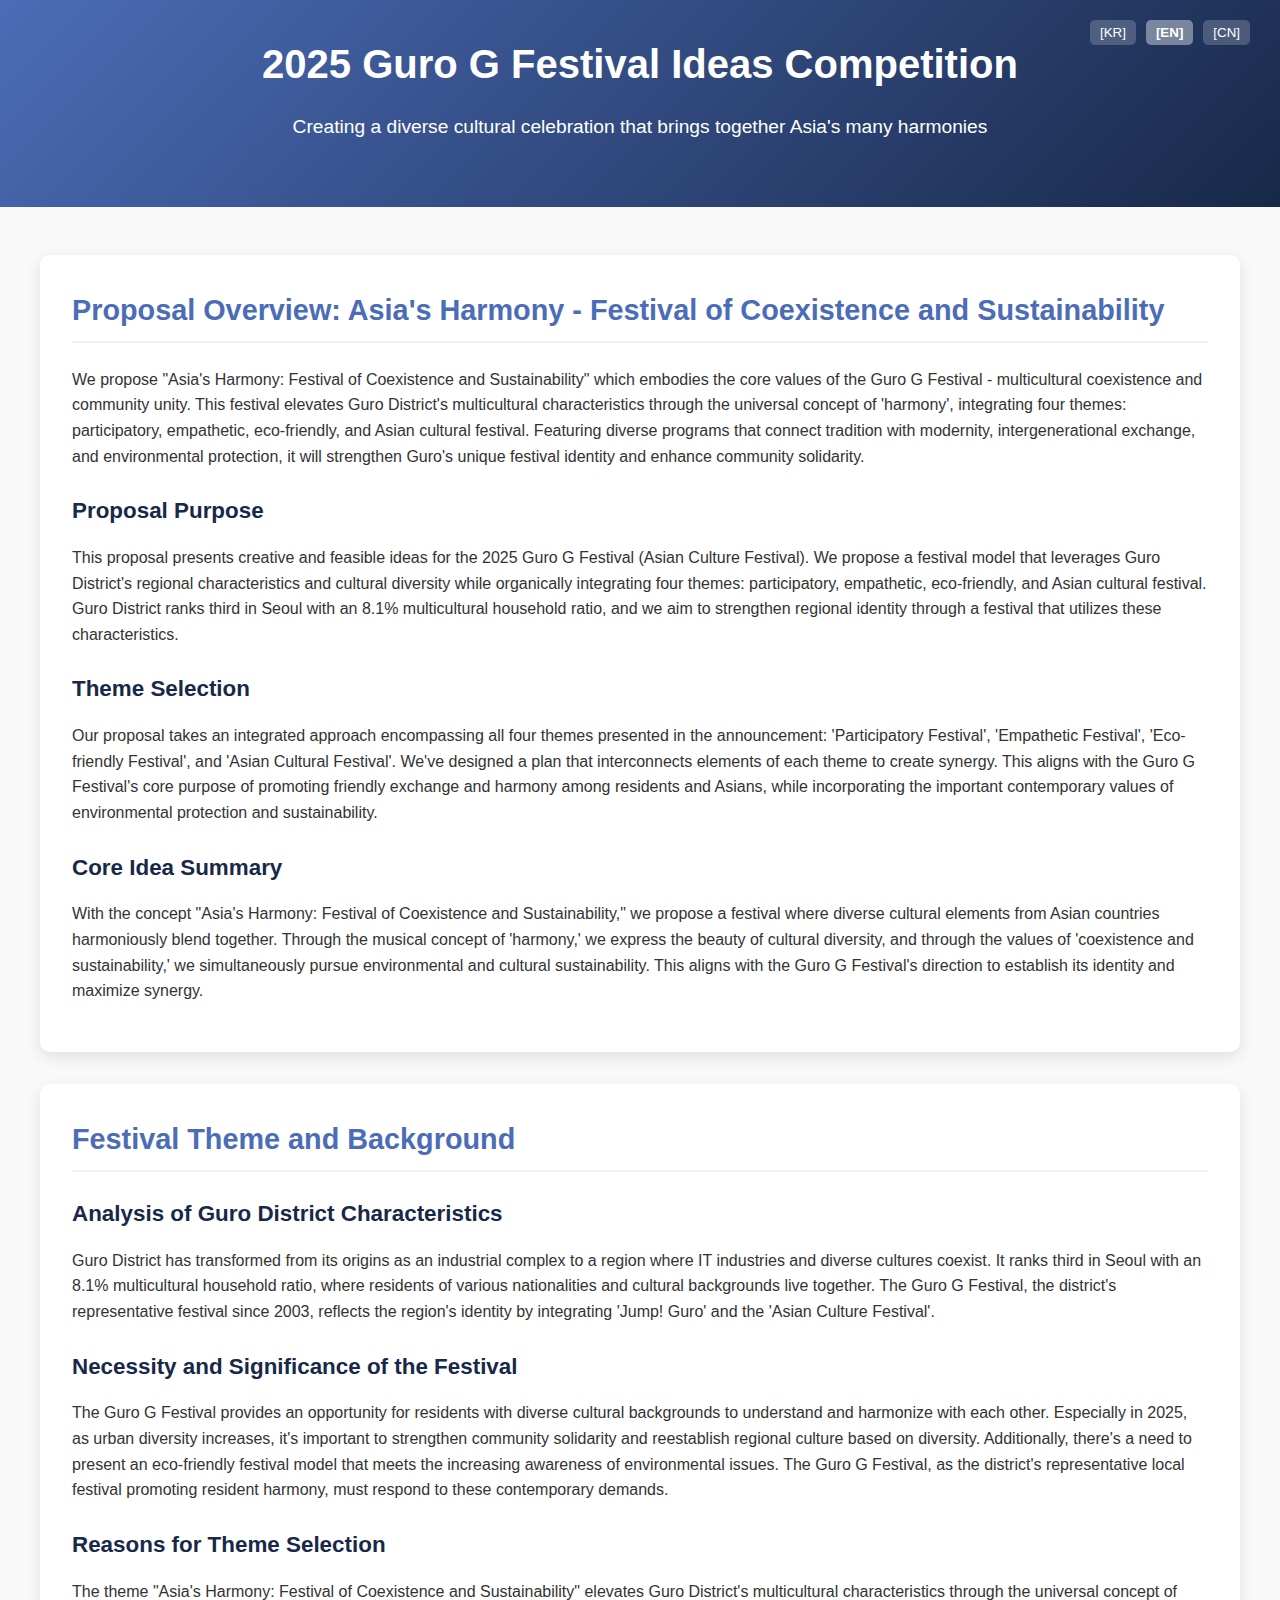
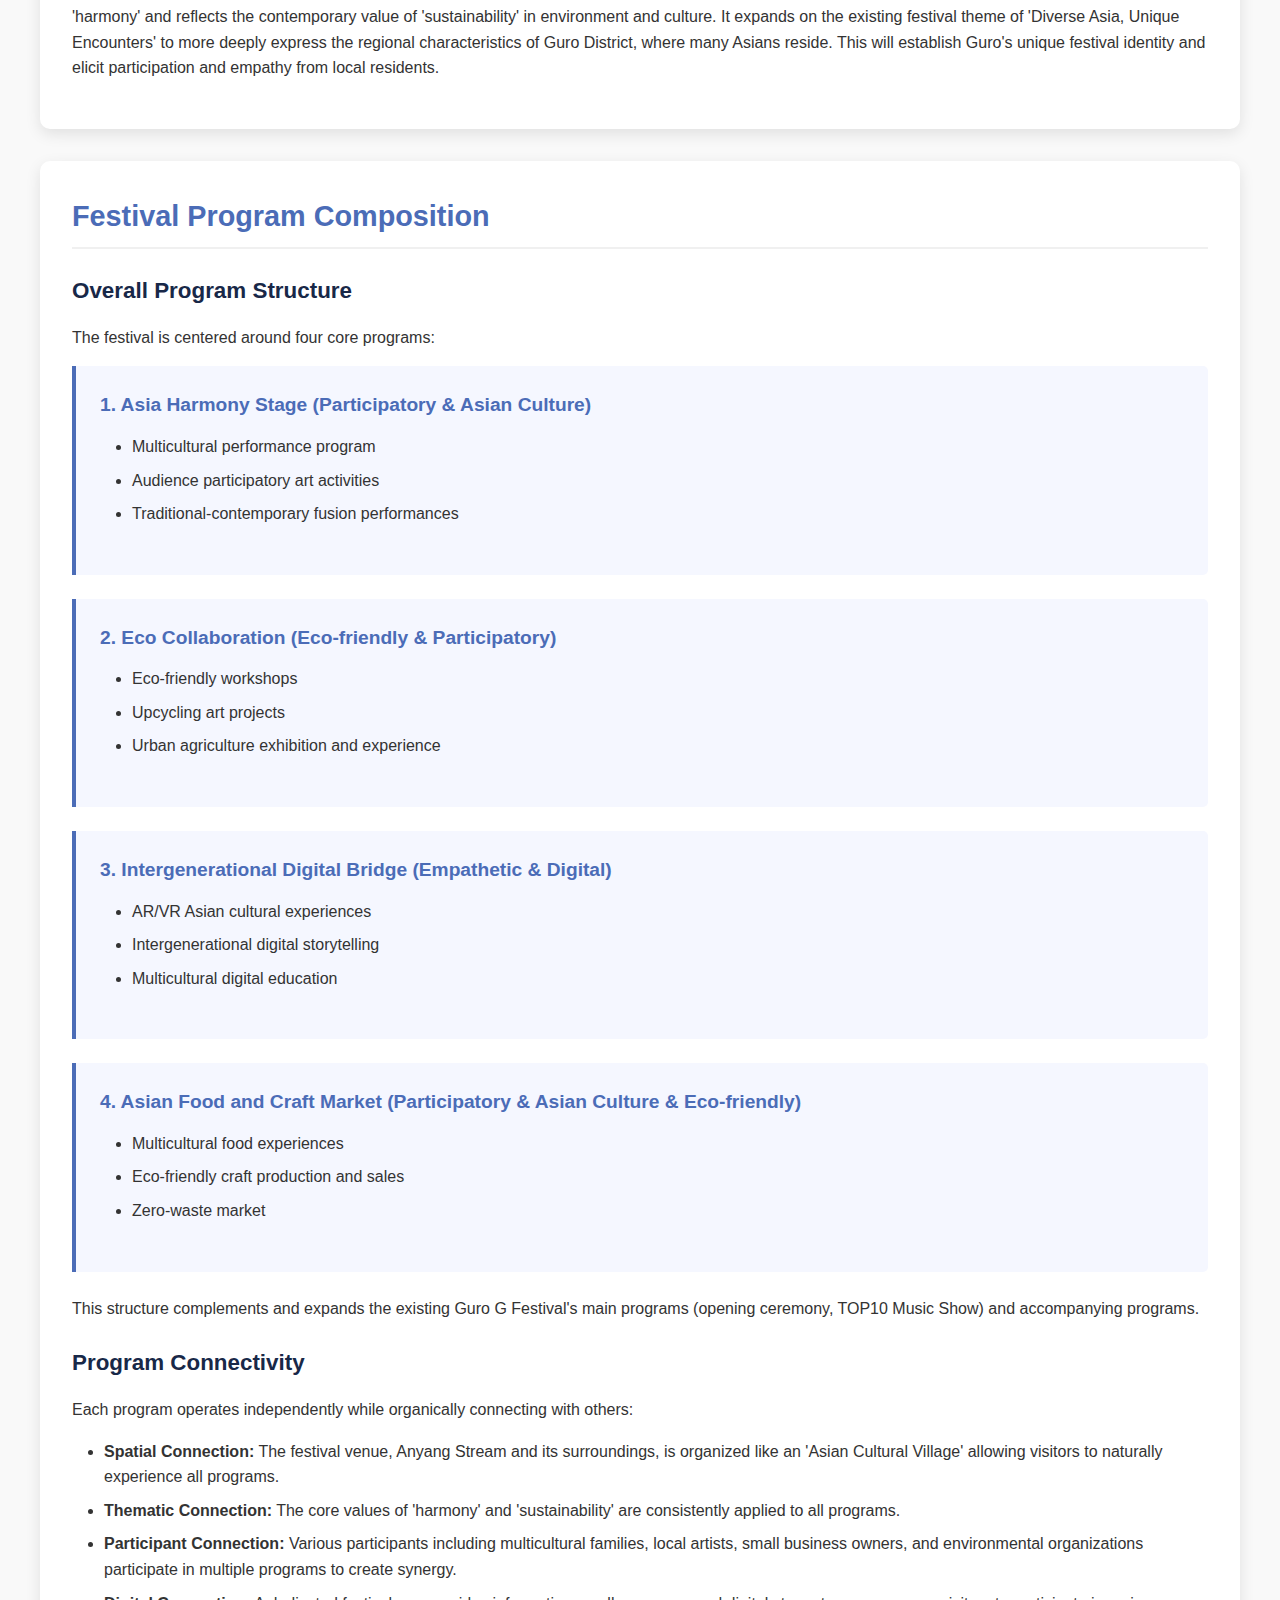
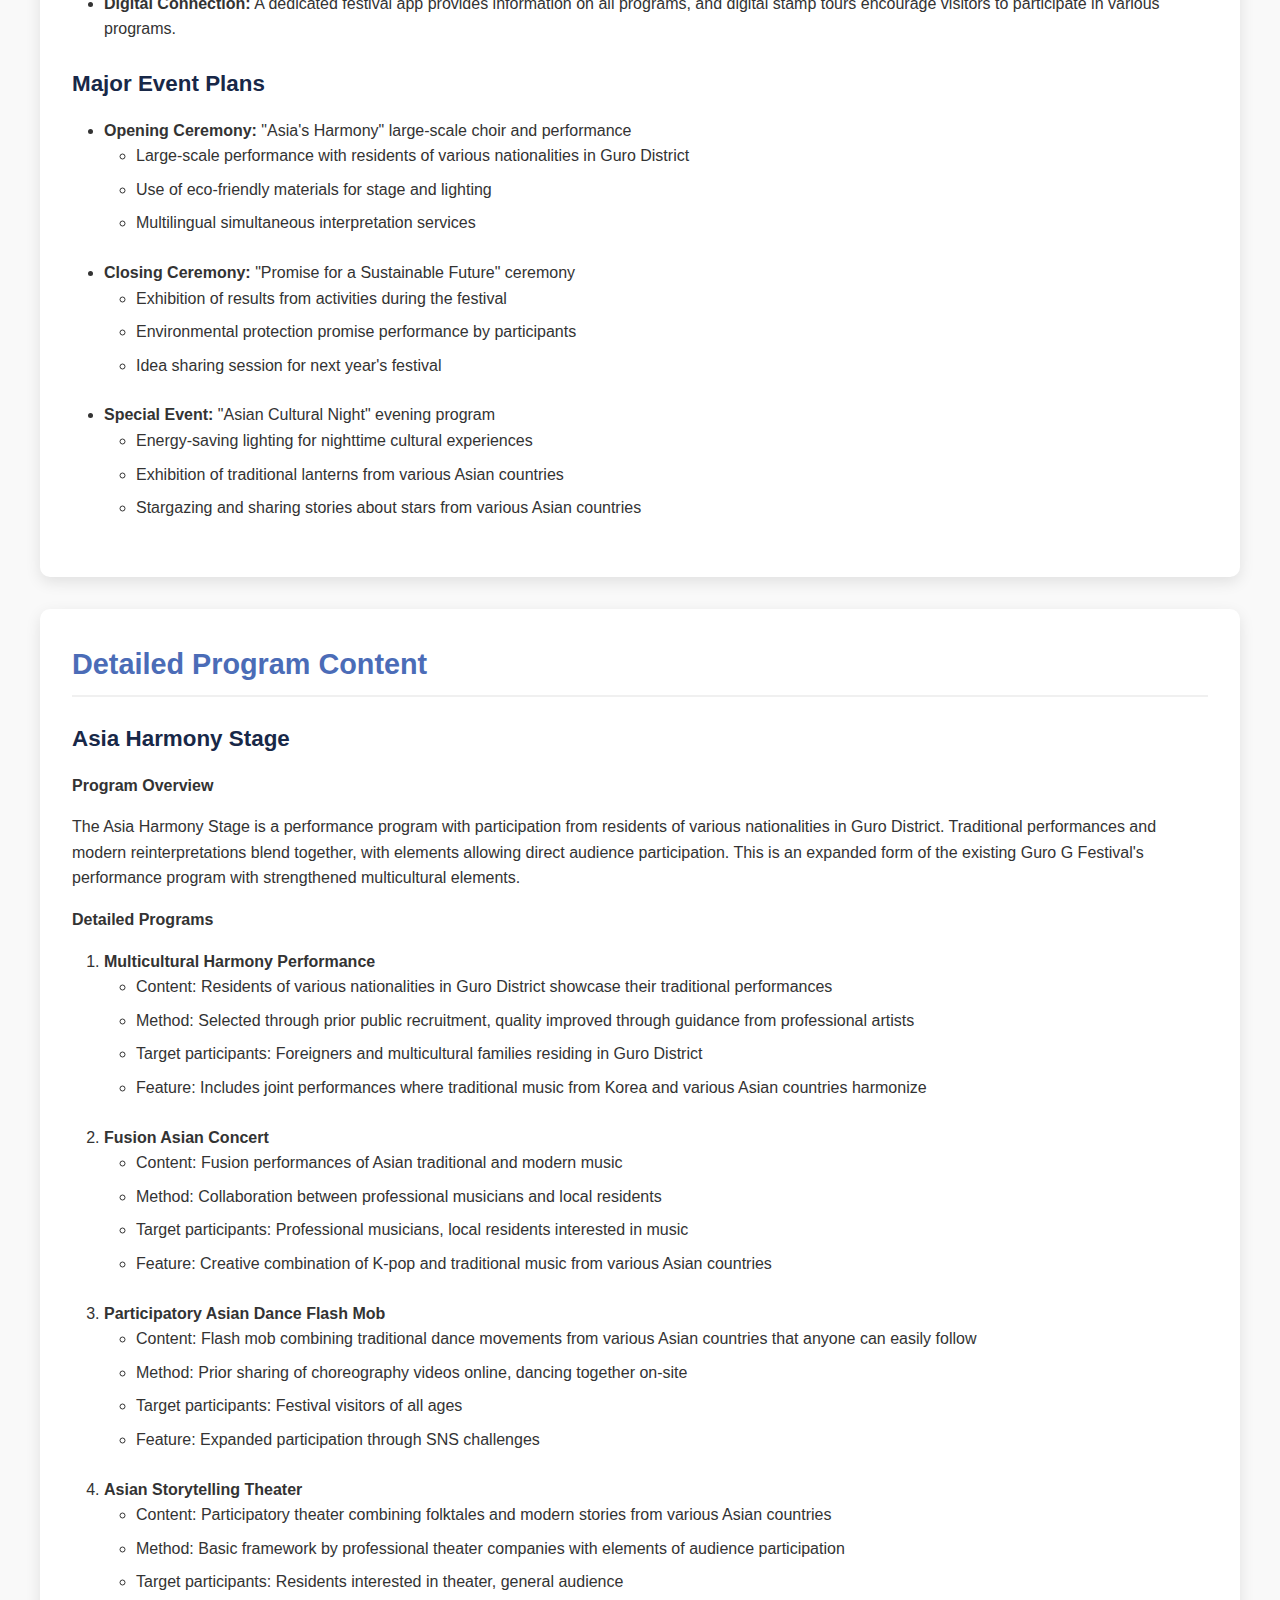
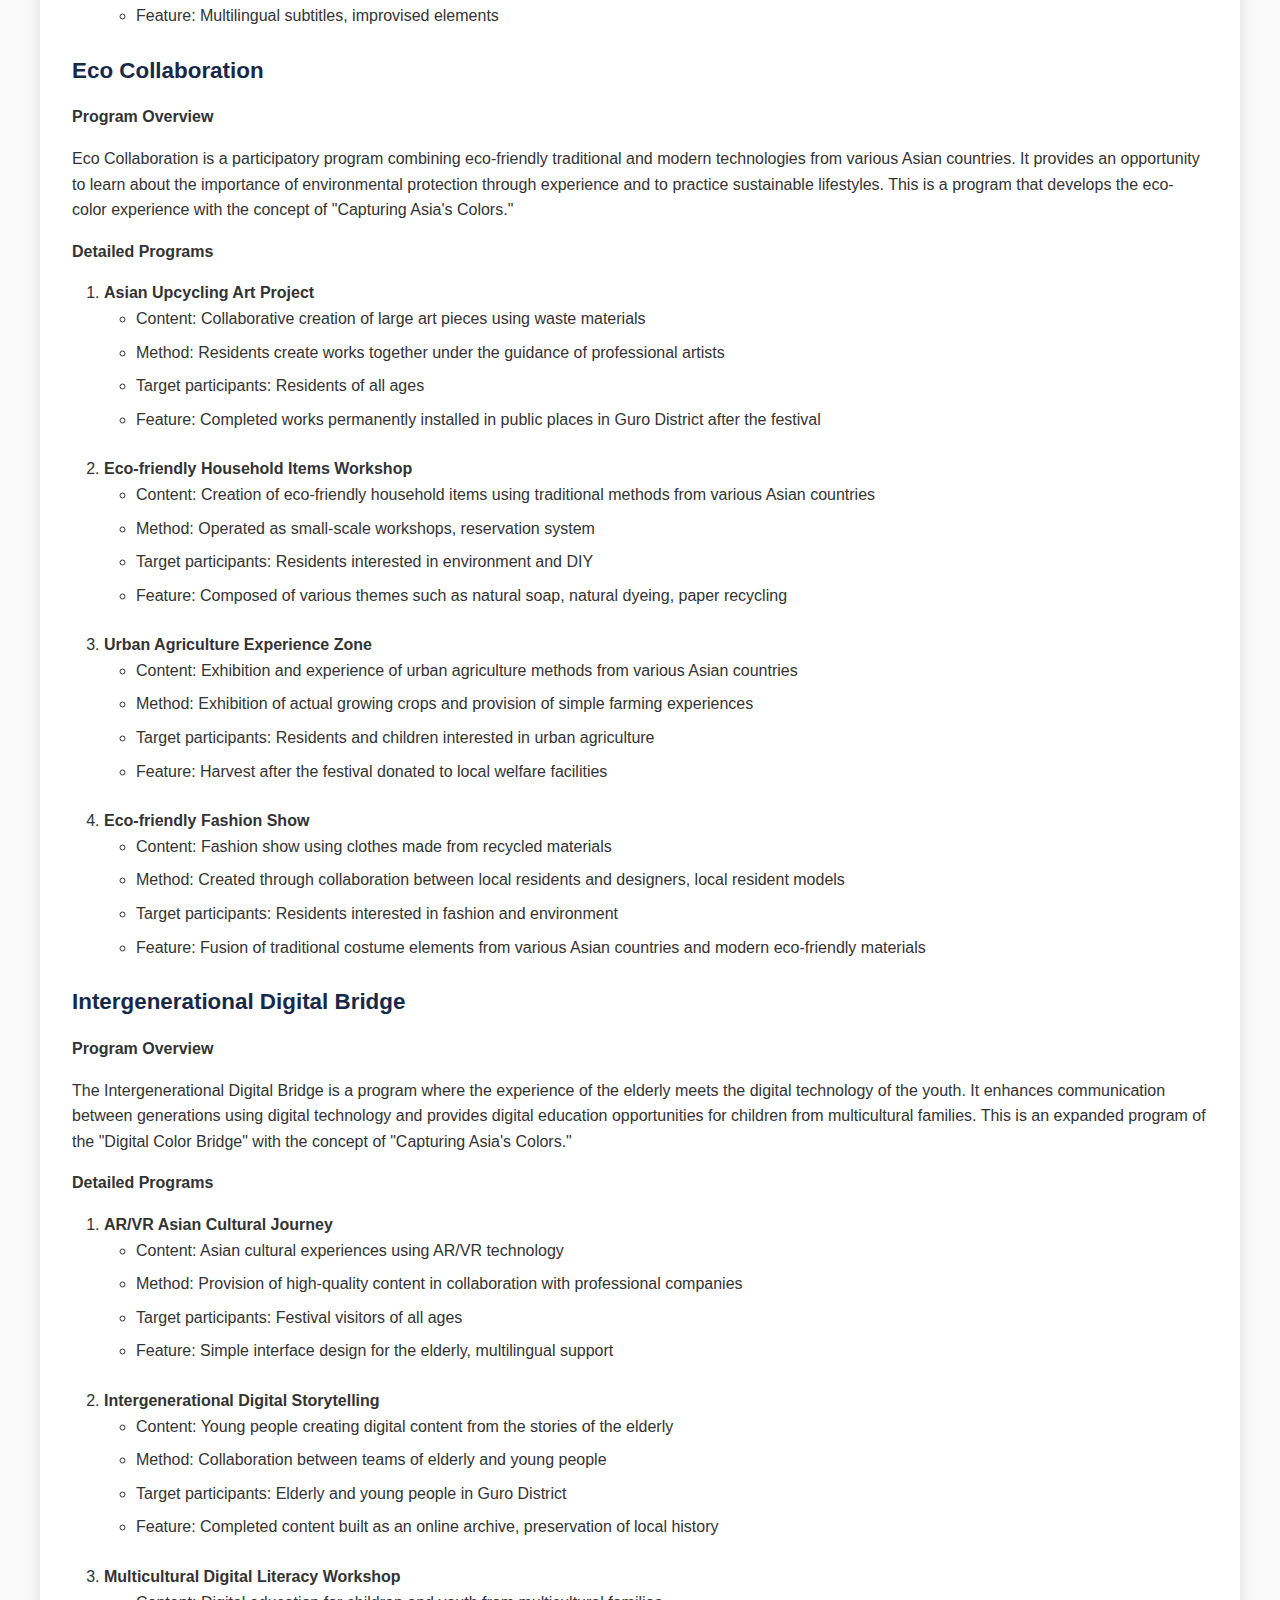
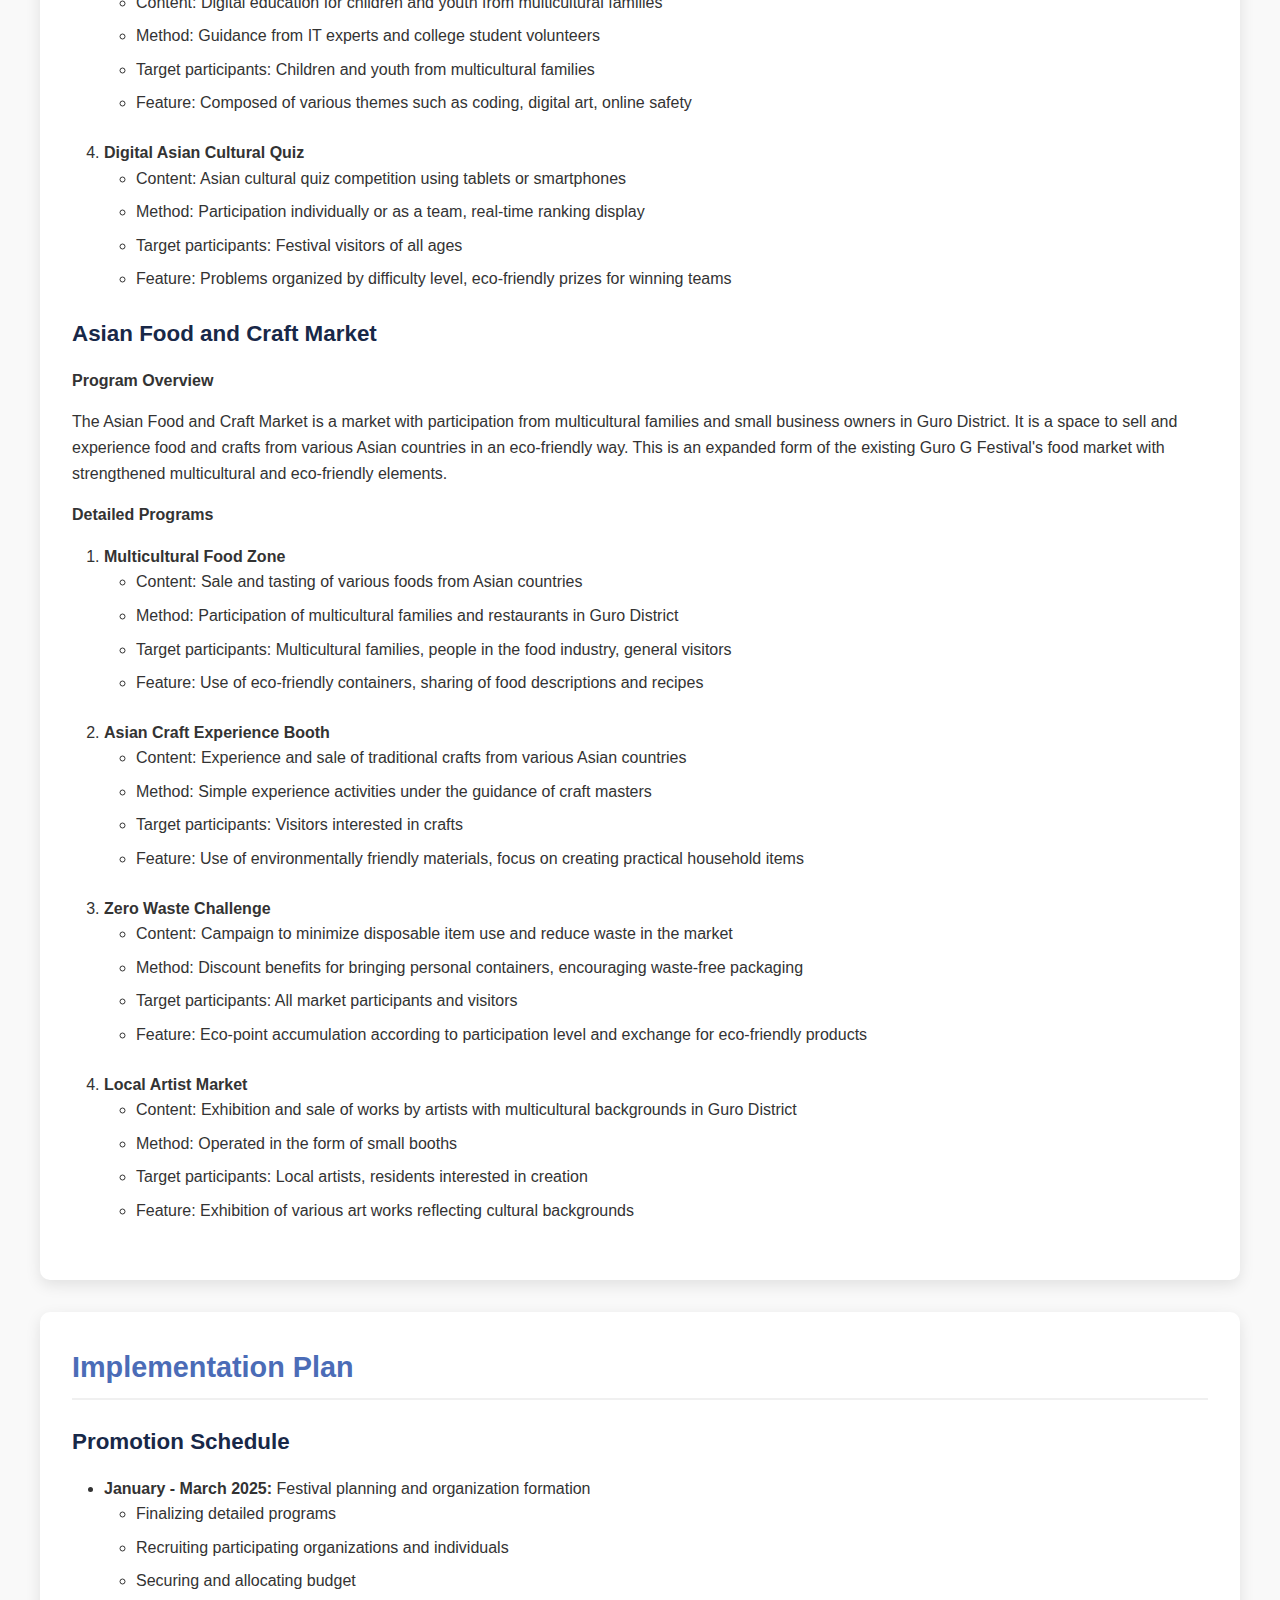
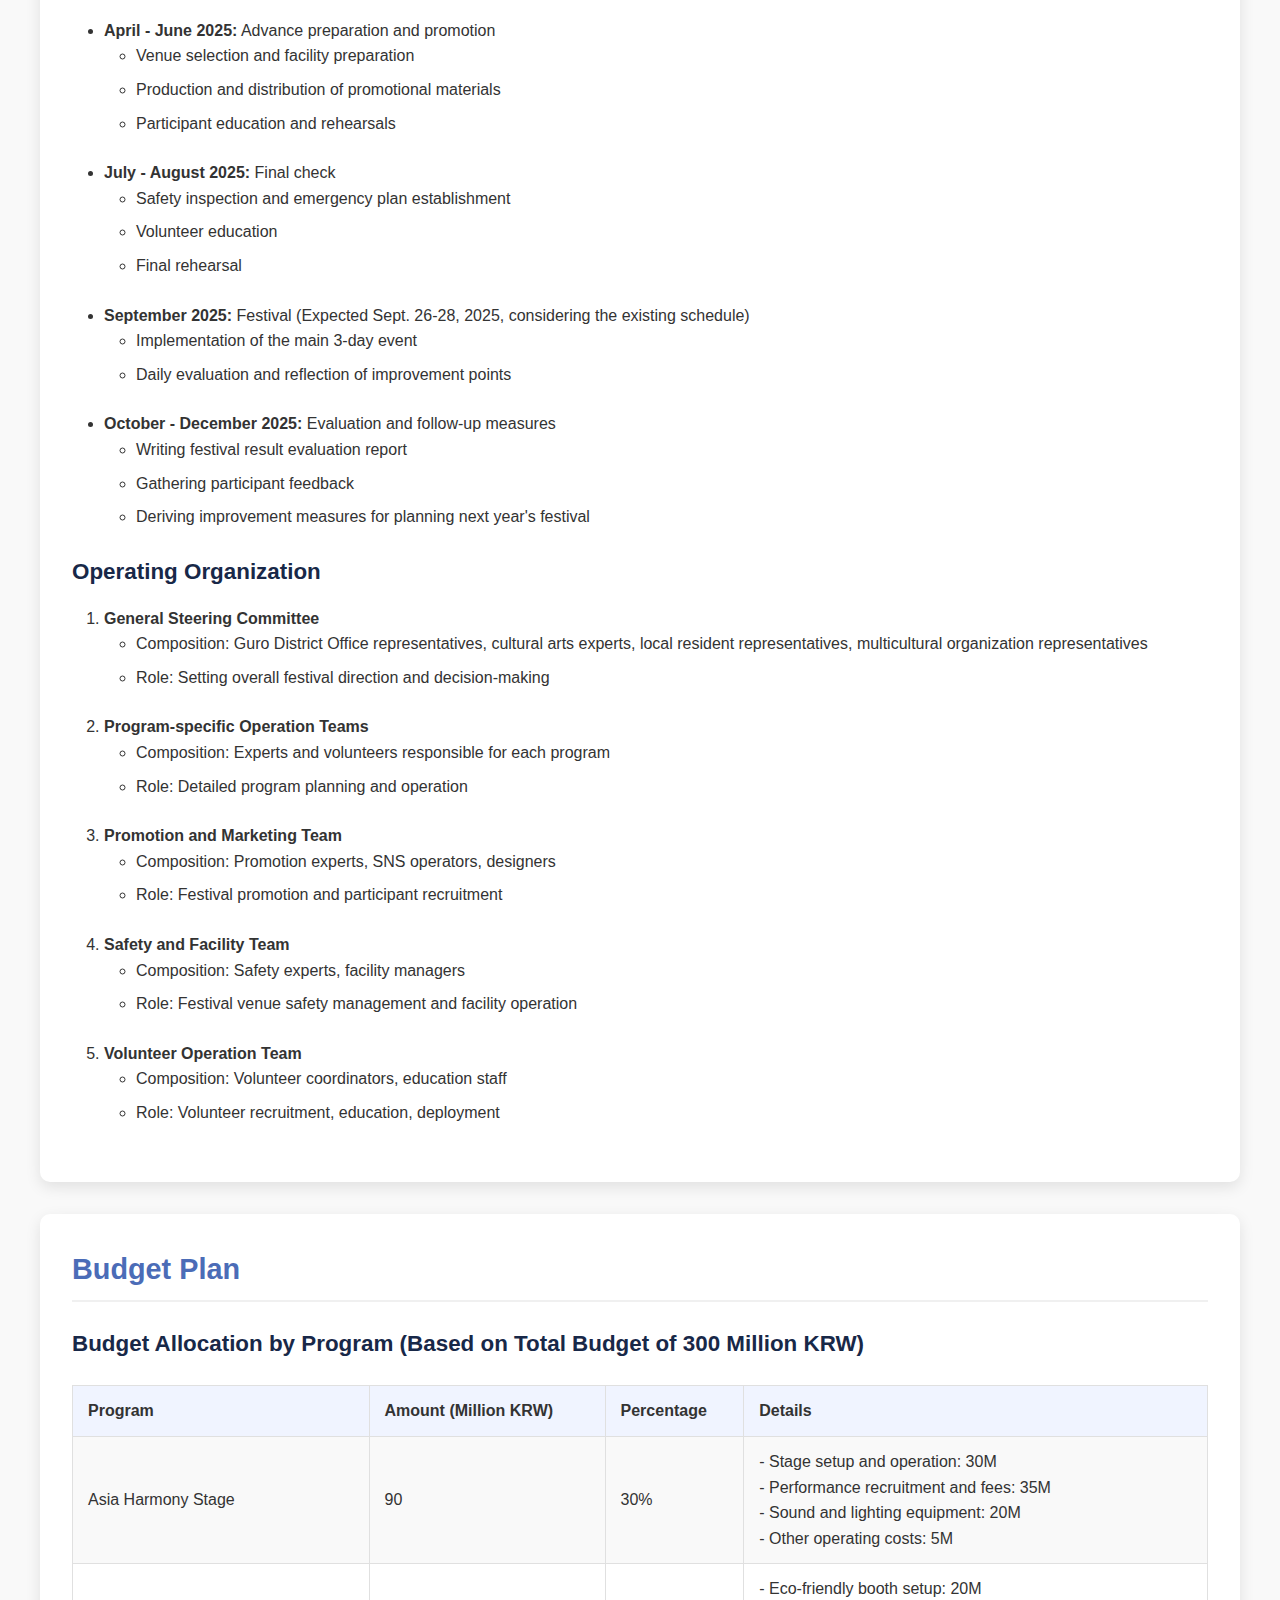
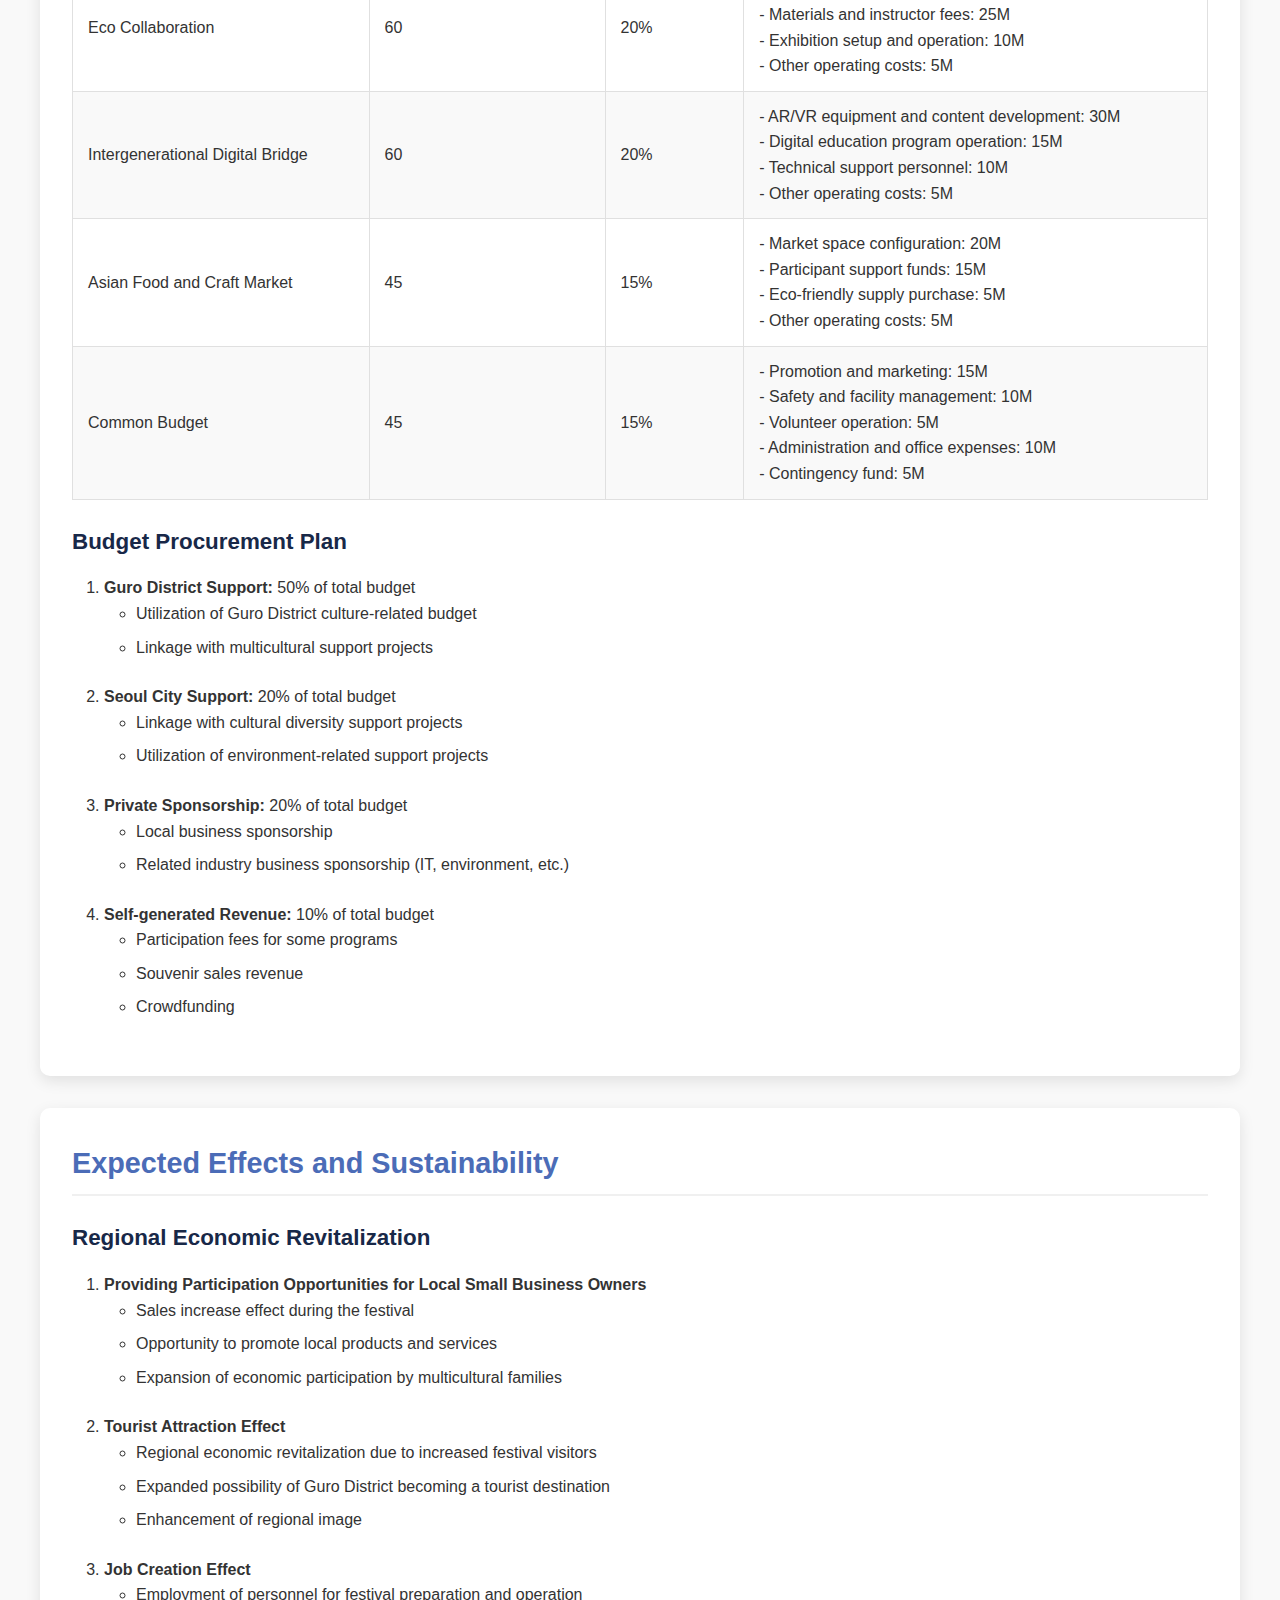
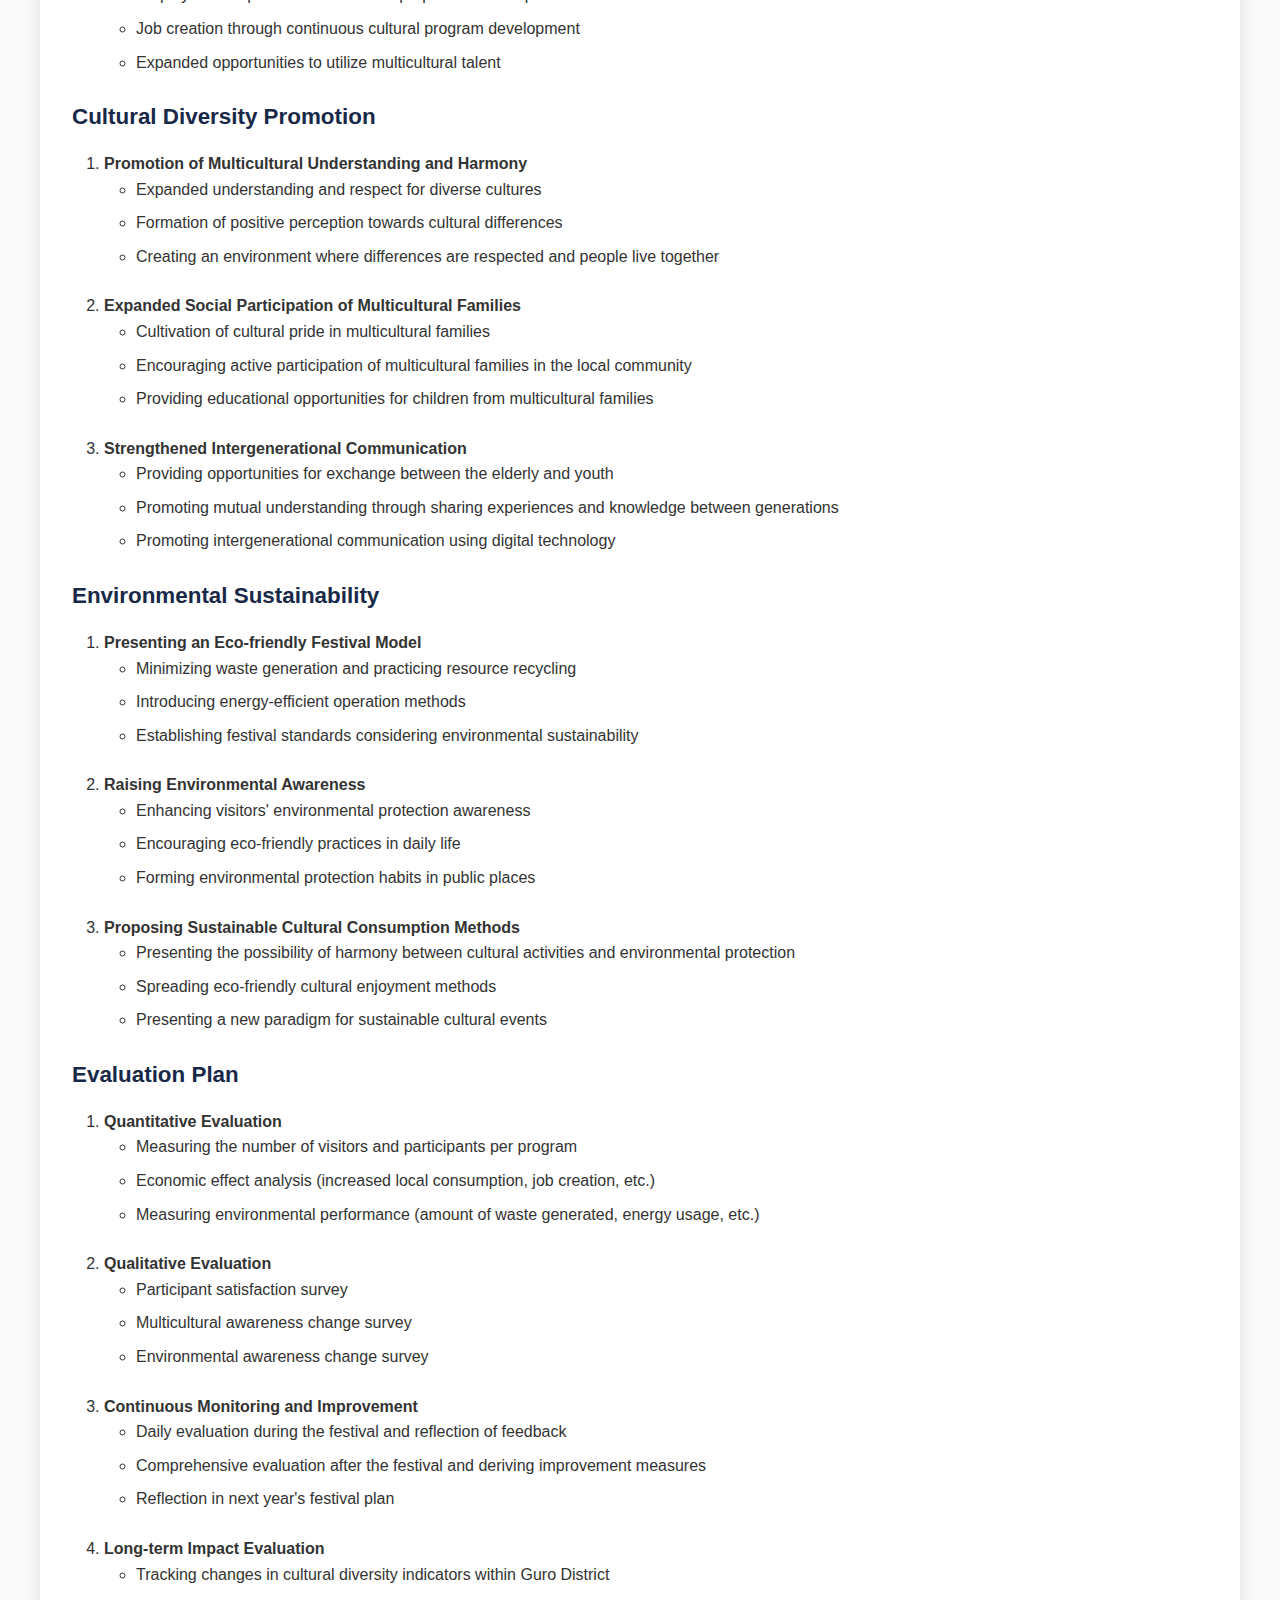
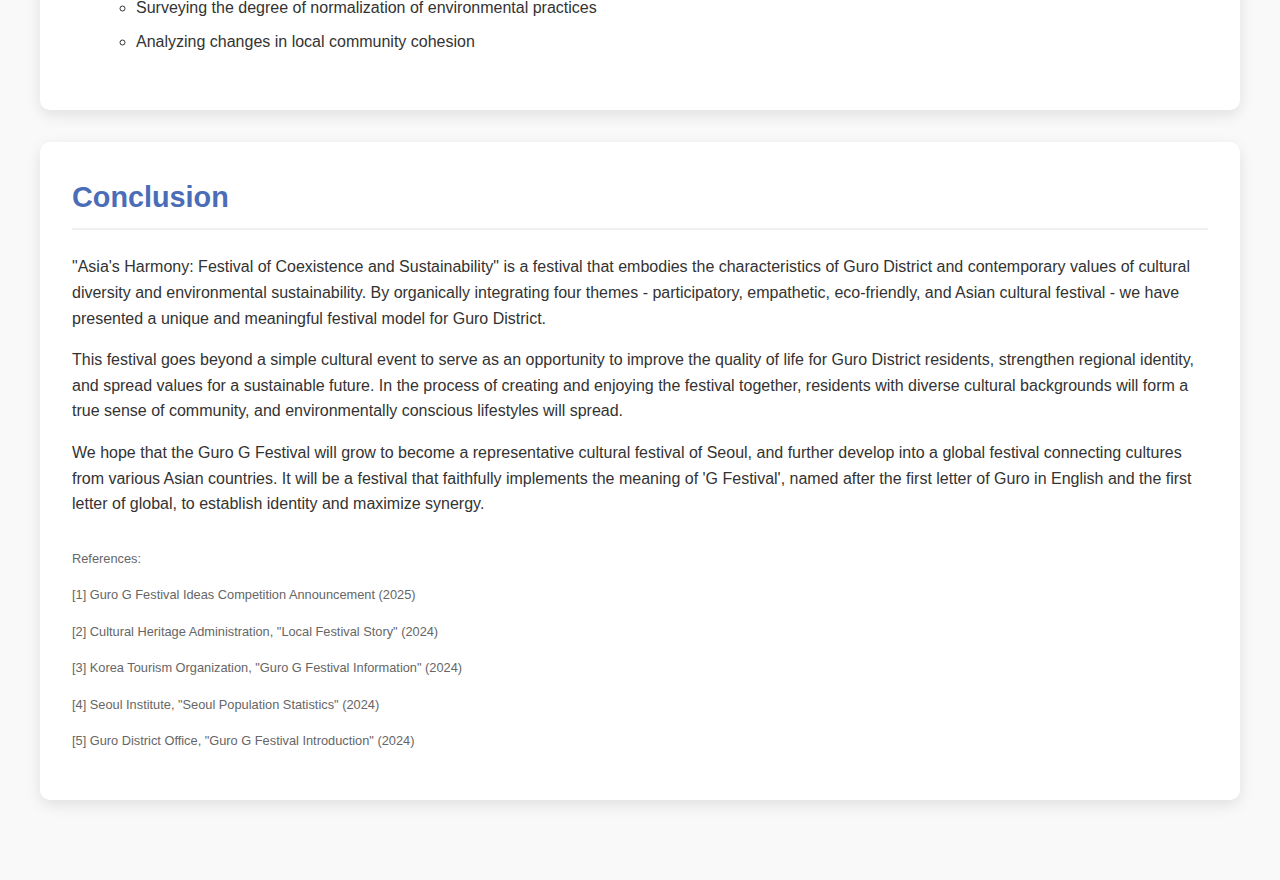
<file: index(e).html>
<!DOCTYPE html>
<html lang="en">
<head>
    <meta charset="UTF-8">
    <meta name="viewport" content="width=device-width, initial-scale=1.0">
    <title>2025 Guro G Festival Ideas Competition</title>
    <style>
        * {
            margin: 0;
            padding: 0;
            box-sizing: border-box;
            font-family: 'Noto Sans KR', Arial, sans-serif;
        }
        body {
            line-height: 1.6;
            color: #333;
            background-color: #f9f9f9;
        }
        header {
            background: linear-gradient(135deg, #4b6cb7 0%, #182848 100%);
            color: white;
            padding: 2rem 0;
            text-align: center;
        }
        .lang-toggle {
            position: absolute;
            top: 20px;
            right: 30px;
            display: flex;
            gap: 10px;
        }
        .lang-toggle button {
            background: rgba(255, 255, 255, 0.2);
            border: none;
            padding: 5px 10px;
            color: white;
            border-radius: 5px;
            cursor: pointer;
            transition: background 0.3s;
        }
        .lang-toggle button.active {
            background: rgba(255, 255, 255, 0.4);
            font-weight: bold;
        }
        .lang-toggle button:hover {
            background: rgba(255, 255, 255, 0.3);
        }
        .container {
            max-width: 1200px;
            margin: 0 auto;
            padding: 0 20px;
        }
        .hero {
            padding: 0 2rem;
        }
        .hero h1 {
            font-size: 2.5rem;
            margin-bottom: 1rem;
        }
        .hero p {
            font-size: 1.2rem;
            margin-bottom: 2rem;
        }
        .content {
            padding: 3rem 0;
        }
        section {
            background: white;
            border-radius: 10px;
            box-shadow: 0 5px 15px rgba(0, 0, 0, 0.1);
            padding: 2rem;
            margin-bottom: 2rem;
        }
        h2 {
            color: #4b6cb7;
            font-size: 1.8rem;
            margin-bottom: 1.5rem;
            padding-bottom: 0.5rem;
            border-bottom: 2px solid #f0f0f0;
        }
        h3 {
            color: #182848;
            font-size: 1.4rem;
            margin: 1.5rem 0 1rem;
        }
        p {
            margin-bottom: 1rem;
        }
        ul, ol {
            margin-bottom: 1.5rem;
            padding-left: 2rem;
        }
        li {
            margin-bottom: 0.5rem;
        }
        .lang-content {
            display: none;
        }
        .lang-content.active {
            display: block;
        }
        .program-card {
            background: #f5f7ff;
            border-left: 4px solid #4b6cb7;
            padding: 1.5rem;
            margin-bottom: 1.5rem;
            border-radius: 0 5px 5px 0;
        }
        .program-card h4 {
            color: #4b6cb7;
            margin-bottom: 0.8rem;
            font-size: 1.2rem;
        }
        .budget-table {
            width: 100%;
            border-collapse: collapse;
            margin: 1.5rem 0;
        }
        .budget-table th, .budget-table td {
            border: 1px solid #e0e0e0;
            padding: 12px 15px;
            text-align: left;
        }
        .budget-table th {
            background-color: #f0f4ff;
        }
        .budget-table tr:nth-child(even) {
            background-color: #f9f9f9;
        }
        .footer {
            background: #182848;
            color: white;
            text-align: center;
            padding: 2rem 0;
            margin-top: 3rem;
        }
        .citation {
            font-size: 0.8rem;
            color: #666;
            margin-top: 2rem;
        }
    </style>
</head>
<body>
    <header>
        <div class="container">
            <div class="lang-toggle">
                <button onclick="location.href='index.html'" id="ko-btn">[KR]</button>
                <button onclick="location.href='index(e).html'" id="en-btn" class="active">[EN]</button>
                <button onclick="location.href='index(c).html'" id="zh-btn">[CN]</button>
            </div>
            <div class="hero">
                <h1>2025 Guro G Festival Ideas Competition</h1>
                <p>Creating a diverse cultural celebration that brings together Asia's many harmonies</p>
            </div>
        </div>
    </header>

    <div class="container content">
        <!-- English Content -->
        <div id="en-content" class="lang-content active">
            <section>
                <h2>Proposal Overview: Asia's Harmony - Festival of Coexistence and Sustainability</h2>
                <p>We propose "Asia's Harmony: Festival of Coexistence and Sustainability" which embodies the core values of the Guro G Festival - multicultural coexistence and community unity. This festival elevates Guro District's multicultural characteristics through the universal concept of 'harmony', integrating four themes: participatory, empathetic, eco-friendly, and Asian cultural festival. Featuring diverse programs that connect tradition with modernity, intergenerational exchange, and environmental protection, it will strengthen Guro's unique festival identity and enhance community solidarity.</p>
                
                <h3>Proposal Purpose</h3>
                <p>This proposal presents creative and feasible ideas for the 2025 Guro G Festival (Asian Culture Festival). We propose a festival model that leverages Guro District's regional characteristics and cultural diversity while organically integrating four themes: participatory, empathetic, eco-friendly, and Asian cultural festival. Guro District ranks third in Seoul with an 8.1% multicultural household ratio, and we aim to strengthen regional identity through a festival that utilizes these characteristics.</p>
                
                <h3>Theme Selection</h3>
                <p>Our proposal takes an integrated approach encompassing all four themes presented in the announcement: 'Participatory Festival', 'Empathetic Festival', 'Eco-friendly Festival', and 'Asian Cultural Festival'. We've designed a plan that interconnects elements of each theme to create synergy. This aligns with the Guro G Festival's core purpose of promoting friendly exchange and harmony among residents and Asians, while incorporating the important contemporary values of environmental protection and sustainability.</p>
                
                <h3>Core Idea Summary</h3>
                <p>With the concept "Asia's Harmony: Festival of Coexistence and Sustainability," we propose a festival where diverse cultural elements from Asian countries harmoniously blend together. Through the musical concept of 'harmony,' we express the beauty of cultural diversity, and through the values of 'coexistence and sustainability,' we simultaneously pursue environmental and cultural sustainability. This aligns with the Guro G Festival's direction to establish its identity and maximize synergy.</p>
            </section>

            <section>
                <h2>Festival Theme and Background</h2>
                
                <h3>Analysis of Guro District Characteristics</h3>
                <p>Guro District has transformed from its origins as an industrial complex to a region where IT industries and diverse cultures coexist. It ranks third in Seoul with an 8.1% multicultural household ratio, where residents of various nationalities and cultural backgrounds live together. The Guro G Festival, the district's representative festival since 2003, reflects the region's identity by integrating 'Jump! Guro' and the 'Asian Culture Festival'.</p>
                
                <h3>Necessity and Significance of the Festival</h3>
                <p>The Guro G Festival provides an opportunity for residents with diverse cultural backgrounds to understand and harmonize with each other. Especially in 2025, as urban diversity increases, it's important to strengthen community solidarity and reestablish regional culture based on diversity. Additionally, there's a need to present an eco-friendly festival model that meets the increasing awareness of environmental issues. The Guro G Festival, as the district's representative local festival promoting resident harmony, must respond to these contemporary demands.</p>
                
                <h3>Reasons for Theme Selection</h3>
                <p>The theme "Asia's Harmony: Festival of Coexistence and Sustainability" elevates Guro District's multicultural characteristics through the universal concept of 'harmony' and reflects the contemporary value of 'sustainability' in environment and culture. It expands on the existing festival theme of 'Diverse Asia, Unique Encounters' to more deeply express the regional characteristics of Guro District, where many Asians reside. This will establish Guro's unique festival identity and elicit participation and empathy from local residents.</p>
            </section>

            <section>
                <h2>Festival Program Composition</h2>
                
                <h3>Overall Program Structure</h3>
                <p>The festival is centered around four core programs:</p>
                
                <div class="program-card">
                    <h4>1. Asia Harmony Stage (Participatory & Asian Culture)</h4>
                    <ul>
                        <li>Multicultural performance program</li>
                        <li>Audience participatory art activities</li>
                        <li>Traditional-contemporary fusion performances</li>
                    </ul>
                </div>
                
                <div class="program-card">
                    <h4>2. Eco Collaboration (Eco-friendly & Participatory)</h4>
                    <ul>
                        <li>Eco-friendly workshops</li>
                        <li>Upcycling art projects</li>
                        <li>Urban agriculture exhibition and experience</li>
                    </ul>
                </div>
                
                <div class="program-card">
                    <h4>3. Intergenerational Digital Bridge (Empathetic & Digital)</h4>
                    <ul>
                        <li>AR/VR Asian cultural experiences</li>
                        <li>Intergenerational digital storytelling</li>
                        <li>Multicultural digital education</li>
                    </ul>
                </div>
                
                <div class="program-card">
                    <h4>4. Asian Food and Craft Market (Participatory & Asian Culture & Eco-friendly)</h4>
                    <ul>
                        <li>Multicultural food experiences</li>
                        <li>Eco-friendly craft production and sales</li>
                        <li>Zero-waste market</li>
                    </ul>
                </div>
                
                <p>This structure complements and expands the existing Guro G Festival's main programs (opening ceremony, TOP10 Music Show) and accompanying programs.</p>
                
                <h3>Program Connectivity</h3>
                <p>Each program operates independently while organically connecting with others:</p>
                
                <ul>
                    <li><strong>Spatial Connection:</strong> The festival venue, Anyang Stream and its surroundings, is organized like an 'Asian Cultural Village' allowing visitors to naturally experience all programs.</li>
                    <li><strong>Thematic Connection:</strong> The core values of 'harmony' and 'sustainability' are consistently applied to all programs.</li>
                    <li><strong>Participant Connection:</strong> Various participants including multicultural families, local artists, small business owners, and environmental organizations participate in multiple programs to create synergy.</li>
                    <li><strong>Digital Connection:</strong> A dedicated festival app provides information on all programs, and digital stamp tours encourage visitors to participate in various programs.</li>
                </ul>
                
                <h3>Major Event Plans</h3>
                
                <ul>
                    <li><strong>Opening Ceremony:</strong> "Asia's Harmony" large-scale choir and performance
                        <ul>
                            <li>Large-scale performance with residents of various nationalities in Guro District</li>
                            <li>Use of eco-friendly materials for stage and lighting</li>
                            <li>Multilingual simultaneous interpretation services</li>
                        </ul>
                    </li>
                    <li><strong>Closing Ceremony:</strong> "Promise for a Sustainable Future" ceremony
                        <ul>
                            <li>Exhibition of results from activities during the festival</li>
                            <li>Environmental protection promise performance by participants</li>
                            <li>Idea sharing session for next year's festival</li>
                        </ul>
                    </li>
                    <li><strong>Special Event:</strong> "Asian Cultural Night" evening program
                        <ul>
                            <li>Energy-saving lighting for nighttime cultural experiences</li>
                            <li>Exhibition of traditional lanterns from various Asian countries</li>
                            <li>Stargazing and sharing stories about stars from various Asian countries</li>
                        </ul>
                    </li>
                </ul>
            </section>

            <section>
                <h2>Detailed Program Content</h2>
                
                <h3>Asia Harmony Stage</h3>
                <p><strong>Program Overview</strong></p>
                <p>The Asia Harmony Stage is a performance program with participation from residents of various nationalities in Guro District. Traditional performances and modern reinterpretations blend together, with elements allowing direct audience participation. This is an expanded form of the existing Guro G Festival's performance program with strengthened multicultural elements.</p>
                
                <p><strong>Detailed Programs</strong></p>
                <ol>
                    <li><strong>Multicultural Harmony Performance</strong>
                        <ul>
                            <li>Content: Residents of various nationalities in Guro District showcase their traditional performances</li>
                            <li>Method: Selected through prior public recruitment, quality improved through guidance from professional artists</li>
                            <li>Target participants: Foreigners and multicultural families residing in Guro District</li>
                            <li>Feature: Includes joint performances where traditional music from Korea and various Asian countries harmonize</li>
                        </ul>
                    </li>
                    <li><strong>Fusion Asian Concert</strong>
                        <ul>
                            <li>Content: Fusion performances of Asian traditional and modern music</li>
                            <li>Method: Collaboration between professional musicians and local residents</li>
                            <li>Target participants: Professional musicians, local residents interested in music</li>
                            <li>Feature: Creative combination of K-pop and traditional music from various Asian countries</li>
                        </ul>
                    </li>
                    <li><strong>Participatory Asian Dance Flash Mob</strong>
                        <ul>
                            <li>Content: Flash mob combining traditional dance movements from various Asian countries that anyone can easily follow</li>
                            <li>Method: Prior sharing of choreography videos online, dancing together on-site</li>
                            <li>Target participants: Festival visitors of all ages</li>
                            <li>Feature: Expanded participation through SNS challenges</li>
                        </ul>
                    </li>
                    <li><strong>Asian Storytelling Theater</strong>
                        <ul>
                            <li>Content: Participatory theater combining folktales and modern stories from various Asian countries</li>
                            <li>Method: Basic framework by professional theater companies with elements of audience participation</li>
                            <li>Target participants: Residents interested in theater, general audience</li>
                            <li>Feature: Multilingual subtitles, improvised elements</li>
                        </ul>
                    </li>
                </ol>
                
                <h3>Eco Collaboration</h3>
                <p><strong>Program Overview</strong></p>
                <p>Eco Collaboration is a participatory program combining eco-friendly traditional and modern technologies from various Asian countries. It provides an opportunity to learn about the importance of environmental protection through experience and to practice sustainable lifestyles. This is a program that develops the eco-color experience with the concept of "Capturing Asia's Colors."</p>
                
                <p><strong>Detailed Programs</strong></p>
                <ol>
                    <li><strong>Asian Upcycling Art Project</strong>
                        <ul>
                            <li>Content: Collaborative creation of large art pieces using waste materials</li>
                            <li>Method: Residents create works together under the guidance of professional artists</li>
                            <li>Target participants: Residents of all ages</li>
                            <li>Feature: Completed works permanently installed in public places in Guro District after the festival</li>
                        </ul>
                    </li>
                    <li><strong>Eco-friendly Household Items Workshop</strong>
                        <ul>
                            <li>Content: Creation of eco-friendly household items using traditional methods from various Asian countries</li>
                            <li>Method: Operated as small-scale workshops, reservation system</li>
                            <li>Target participants: Residents interested in environment and DIY</li>
                            <li>Feature: Composed of various themes such as natural soap, natural dyeing, paper recycling</li>
                        </ul>
                    </li>
                    <li><strong>Urban Agriculture Experience Zone</strong>
                        <ul>
                            <li>Content: Exhibition and experience of urban agriculture methods from various Asian countries</li>
                            <li>Method: Exhibition of actual growing crops and provision of simple farming experiences</li>
                            <li>Target participants: Residents and children interested in urban agriculture</li>
                            <li>Feature: Harvest after the festival donated to local welfare facilities</li>
                        </ul>
                    </li>
                    <li><strong>Eco-friendly Fashion Show</strong>
                        <ul>
                            <li>Content: Fashion show using clothes made from recycled materials</li>
                            <li>Method: Created through collaboration between local residents and designers, local resident models</li>
                            <li>Target participants: Residents interested in fashion and environment</li>
                            <li>Feature: Fusion of traditional costume elements from various Asian countries and modern eco-friendly materials</li>
                        </ul>
                    </li>
                </ol>
                
                <h3>Intergenerational Digital Bridge</h3>
                <p><strong>Program Overview</strong></p>
                <p>The Intergenerational Digital Bridge is a program where the experience of the elderly meets the digital technology of the youth. It enhances communication between generations using digital technology and provides digital education opportunities for children from multicultural families. This is an expanded program of the "Digital Color Bridge" with the concept of "Capturing Asia's Colors."</p>
                
                <p><strong>Detailed Programs</strong></p>
                <ol>
                    <li><strong>AR/VR Asian Cultural Journey</strong>
                        <ul>
                            <li>Content: Asian cultural experiences using AR/VR technology</li>
                            <li>Method: Provision of high-quality content in collaboration with professional companies</li>
                            <li>Target participants: Festival visitors of all ages</li>
                            <li>Feature: Simple interface design for the elderly, multilingual support</li>
                        </ul>
                    </li>
                    <li><strong>Intergenerational Digital Storytelling</strong>
                        <ul>
                            <li>Content: Young people creating digital content from the stories of the elderly</li>
                            <li>Method: Collaboration between teams of elderly and young people</li>
                            <li>Target participants: Elderly and young people in Guro District</li>
                            <li>Feature: Completed content built as an online archive, preservation of local history</li>
                        </ul>
                    </li>
                    <li><strong>Multicultural Digital Literacy Workshop</strong>
                        <ul>
                            <li>Content: Digital education for children and youth from multicultural families</li>
                            <li>Method: Guidance from IT experts and college student volunteers</li>
                            <li>Target participants: Children and youth from multicultural families</li>
                            <li>Feature: Composed of various themes such as coding, digital art, online safety</li>
                        </ul>
                    </li>
                    <li><strong>Digital Asian Cultural Quiz</strong>
                        <ul>
                            <li>Content: Asian cultural quiz competition using tablets or smartphones</li>
                            <li>Method: Participation individually or as a team, real-time ranking display</li>
                            <li>Target participants: Festival visitors of all ages</li>
                            <li>Feature: Problems organized by difficulty level, eco-friendly prizes for winning teams</li>
                        </ul>
                    </li>
                </ol>
                
                <h3>Asian Food and Craft Market</h3>
                <p><strong>Program Overview</strong></p>
                <p>The Asian Food and Craft Market is a market with participation from multicultural families and small business owners in Guro District. It is a space to sell and experience food and crafts from various Asian countries in an eco-friendly way. This is an expanded form of the existing Guro G Festival's food market with strengthened multicultural and eco-friendly elements.</p>
                
                <p><strong>Detailed Programs</strong></p>
                <ol>
                    <li><strong>Multicultural Food Zone</strong>
                        <ul>
                            <li>Content: Sale and tasting of various foods from Asian countries</li>
                            <li>Method: Participation of multicultural families and restaurants in Guro District</li>
                            <li>Target participants: Multicultural families, people in the food industry, general visitors</li>
                            <li>Feature: Use of eco-friendly containers, sharing of food descriptions and recipes</li>
                        </ul>
                    </li>
                    <li><strong>Asian Craft Experience Booth</strong>
                        <ul>
                            <li>Content: Experience and sale of traditional crafts from various Asian countries</li>
                            <li>Method: Simple experience activities under the guidance of craft masters</li>
                            <li>Target participants: Visitors interested in crafts</li>
                            <li>Feature: Use of environmentally friendly materials, focus on creating practical household items</li>
                        </ul>
                    </li>
                    <li><strong>Zero Waste Challenge</strong>
                        <ul>
                            <li>Content: Campaign to minimize disposable item use and reduce waste in the market</li>
                            <li>Method: Discount benefits for bringing personal containers, encouraging waste-free packaging</li>
                            <li>Target participants: All market participants and visitors</li>
                            <li>Feature: Eco-point accumulation according to participation level and exchange for eco-friendly products</li>
                        </ul>
                    </li>
                    <li><strong>Local Artist Market</strong>
                        <ul>
                            <li>Content: Exhibition and sale of works by artists with multicultural backgrounds in Guro District</li>
                            <li>Method: Operated in the form of small booths</li>
                            <li>Target participants: Local artists, residents interested in creation</li>
                            <li>Feature: Exhibition of various art works reflecting cultural backgrounds</li>
                        </ul>
                    </li>
                </ol>
            </section>

            <section>
                <h2>Implementation Plan</h2>
                
                <h3>Promotion Schedule</h3>
                <ul>
                    <li><strong>January - March 2025:</strong> Festival planning and organization formation
                        <ul>
                            <li>Finalizing detailed programs</li>
                            <li>Recruiting participating organizations and individuals</li>
                            <li>Securing and allocating budget</li>
                        </ul>
                    </li>
                    <li><strong>April - June 2025:</strong> Advance preparation and promotion
                        <ul>
                            <li>Venue selection and facility preparation</li>
                            <li>Production and distribution of promotional materials</li>
                            <li>Participant education and rehearsals</li>
                        </ul>
                    </li>
                    <li><strong>July - August 2025:</strong> Final check
                        <ul>
                            <li>Safety inspection and emergency plan establishment</li>
                            <li>Volunteer education</li>
                            <li>Final rehearsal</li>
                        </ul>
                    </li>
                    <li><strong>September 2025:</strong> Festival (Expected Sept. 26-28, 2025, considering the existing schedule)
                        <ul>
                            <li>Implementation of the main 3-day event</li>
                            <li>Daily evaluation and reflection of improvement points</li>
                        </ul>
                    </li>
                    <li><strong>October - December 2025:</strong> Evaluation and follow-up measures
                        <ul>
                            <li>Writing festival result evaluation report</li>
                            <li>Gathering participant feedback</li>
                            <li>Deriving improvement measures for planning next year's festival</li>
                        </ul>
                    </li>
                </ul>
                
                <h3>Operating Organization</h3>
                <ol>
                    <li><strong>General Steering Committee</strong>
                        <ul>
                            <li>Composition: Guro District Office representatives, cultural arts experts, local resident representatives, multicultural organization representatives</li>
                            <li>Role: Setting overall festival direction and decision-making</li>
                        </ul>
                    </li>
                    <li><strong>Program-specific Operation Teams</strong>
                        <ul>
                            <li>Composition: Experts and volunteers responsible for each program</li>
                            <li>Role: Detailed program planning and operation</li>
                        </ul>
                    </li>
                    <li><strong>Promotion and Marketing Team</strong>
                        <ul>
                            <li>Composition: Promotion experts, SNS operators, designers</li>
                            <li>Role: Festival promotion and participant recruitment</li>
                        </ul>
                    </li>
                    <li><strong>Safety and Facility Team</strong>
                        <ul>
                            <li>Composition: Safety experts, facility managers</li>
                            <li>Role: Festival venue safety management and facility operation</li>
                        </ul>
                    </li>
                    <li><strong>Volunteer Operation Team</strong>
                        <ul>
                            <li>Composition: Volunteer coordinators, education staff</li>
                            <li>Role: Volunteer recruitment, education, deployment</li>
                        </ul>
                    </li>
                </ol>
            </section>

            <section>
                <h2>Budget Plan</h2>
                
                <h3>Budget Allocation by Program (Based on Total Budget of 300 Million KRW)</h3>
                
                <table class="budget-table">
                    <tr>
                        <th>Program</th>
                        <th>Amount (Million KRW)</th>
                        <th>Percentage</th>
                        <th>Details</th>
                    </tr>
                    <tr>
                        <td>Asia Harmony Stage</td>
                        <td>90</td>
                        <td>30%</td>
                        <td>
                            - Stage setup and operation: 30M<br>
                            - Performance recruitment and fees: 35M<br>
                            - Sound and lighting equipment: 20M<br>
                            - Other operating costs: 5M
                        </td>
                    </tr>
                    <tr>
                        <td>Eco Collaboration</td>
                        <td>60</td>
                        <td>20%</td>
                        <td>
                            - Eco-friendly booth setup: 20M<br>
                            - Materials and instructor fees: 25M<br>
                            - Exhibition setup and operation: 10M<br>
                            - Other operating costs: 5M
                        </td>
                    </tr>
                    <tr>
                        <td>Intergenerational Digital Bridge</td>
                        <td>60</td>
                        <td>20%</td>
                        <td>
                            - AR/VR equipment and content development: 30M<br>
                            - Digital education program operation: 15M<br>
                            - Technical support personnel: 10M<br>
                            - Other operating costs: 5M
                        </td>
                    </tr>
                    <tr>
                        <td>Asian Food and Craft Market</td>
                        <td>45</td>
                        <td>15%</td>
                        <td>
                            - Market space configuration: 20M<br>
                            - Participant support funds: 15M<br>
                            - Eco-friendly supply purchase: 5M<br>
                            - Other operating costs: 5M
                        </td>
                    </tr>
                    <tr>
                        <td>Common Budget</td>
                        <td>45</td>
                        <td>15%</td>
                        <td>
                            - Promotion and marketing: 15M<br>
                            - Safety and facility management: 10M<br>
                            - Volunteer operation: 5M<br>
                            - Administration and office expenses: 10M<br>
                            - Contingency fund: 5M
                        </td>
                    </tr>
                </table>
                
                <h3>Budget Procurement Plan</h3>
                <ol>
                    <li><strong>Guro District Support:</strong> 50% of total budget
                        <ul>
                            <li>Utilization of Guro District culture-related budget</li>
                            <li>Linkage with multicultural support projects</li>
                        </ul>
                    </li>
                    <li><strong>Seoul City Support:</strong> 20% of total budget
                        <ul>
                            <li>Linkage with cultural diversity support projects</li>
                            <li>Utilization of environment-related support projects</li>
                        </ul>
                    </li>
                    <li><strong>Private Sponsorship:</strong> 20% of total budget
                        <ul>
                            <li>Local business sponsorship</li>
                            <li>Related industry business sponsorship (IT, environment, etc.)</li>
                        </ul>
                    </li>
                    <li><strong>Self-generated Revenue:</strong> 10% of total budget
                        <ul>
                            <li>Participation fees for some programs</li>
                            <li>Souvenir sales revenue</li>
                            <li>Crowdfunding</li>
                        </ul>
                    </li>
                </ol>
            </section>

            <section>
                <h2>Expected Effects and Sustainability</h2>
                
                <h3>Regional Economic Revitalization</h3>
                <ol>
                    <li><strong>Providing Participation Opportunities for Local Small Business Owners</strong>
                        <ul>
                            <li>Sales increase effect during the festival</li>
                            <li>Opportunity to promote local products and services</li>
                            <li>Expansion of economic participation by multicultural families</li>
                        </ul>
                    </li>
                    <li><strong>Tourist Attraction Effect</strong>
                        <ul>
                            <li>Regional economic revitalization due to increased festival visitors</li>
                            <li>Expanded possibility of Guro District becoming a tourist destination</li>
                            <li>Enhancement of regional image</li>
                        </ul>
                    </li>
                    <li><strong>Job Creation Effect</strong>
                        <ul>
                            <li>Employment of personnel for festival preparation and operation</li>
                            <li>Job creation through continuous cultural program development</li>
                            <li>Expanded opportunities to utilize multicultural talent</li>
                        </ul>
                    </li>
                </ol>
                
                <h3>Cultural Diversity Promotion</h3>
                <ol>
                    <li><strong>Promotion of Multicultural Understanding and Harmony</strong>
                        <ul>
                            <li>Expanded understanding and respect for diverse cultures</li>
                            <li>Formation of positive perception towards cultural differences</li>
                            <li>Creating an environment where differences are respected and people live together</li>
                        </ul>
                    </li>
                    <li><strong>Expanded Social Participation of Multicultural Families</strong>
                        <ul>
                            <li>Cultivation of cultural pride in multicultural families</li>
                            <li>Encouraging active participation of multicultural families in the local community</li>
                            <li>Providing educational opportunities for children from multicultural families</li>
                        </ul>
                    </li>
                    <li><strong>Strengthened Intergenerational Communication</strong>
                        <ul>
                            <li>Providing opportunities for exchange between the elderly and youth</li>
                            <li>Promoting mutual understanding through sharing experiences and knowledge between generations</li>
                            <li>Promoting intergenerational communication using digital technology</li>
                        </ul>
                    </li>
                </ol>
                
                <h3>Environmental Sustainability</h3>
                <ol>
                    <li><strong>Presenting an Eco-friendly Festival Model</strong>
                        <ul>
                            <li>Minimizing waste generation and practicing resource recycling</li>
                            <li>Introducing energy-efficient operation methods</li>
                            <li>Establishing festival standards considering environmental sustainability</li>
                        </ul>
                    </li>
                    <li><strong>Raising Environmental Awareness</strong>
                        <ul>
                            <li>Enhancing visitors' environmental protection awareness</li>
                            <li>Encouraging eco-friendly practices in daily life</li>
                            <li>Forming environmental protection habits in public places</li>
                        </ul>
                    </li>
                    <li><strong>Proposing Sustainable Cultural Consumption Methods</strong>
                        <ul>
                            <li>Presenting the possibility of harmony between cultural activities and environmental protection</li>
                            <li>Spreading eco-friendly cultural enjoyment methods</li>
                            <li>Presenting a new paradigm for sustainable cultural events</li>
                        </ul>
                    </li>
                </ol>
                
                <h3>Evaluation Plan</h3>
                <ol>
                    <li><strong>Quantitative Evaluation</strong>
                        <ul>
                            <li>Measuring the number of visitors and participants per program</li>
                            <li>Economic effect analysis (increased local consumption, job creation, etc.)</li>
                            <li>Measuring environmental performance (amount of waste generated, energy usage, etc.)</li>
                        </ul>
                    </li>
                    <li><strong>Qualitative Evaluation</strong>
                        <ul>
                            <li>Participant satisfaction survey</li>
                            <li>Multicultural awareness change survey</li>
                            <li>Environmental awareness change survey</li>
                        </ul>
                    </li>
                    <li><strong>Continuous Monitoring and Improvement</strong>
                        <ul>
                            <li>Daily evaluation during the festival and reflection of feedback</li>
                            <li>Comprehensive evaluation after the festival and deriving improvement measures</li>
                            <li>Reflection in next year's festival plan</li>
                        </ul>
                    </li>
                    <li><strong>Long-term Impact Evaluation</strong>
                        <ul>
                            <li>Tracking changes in cultural diversity indicators within Guro District</li>
                            <li>Surveying the degree of normalization of environmental practices</li>
                            <li>Analyzing changes in local community cohesion</li>
                        </ul>
                    </li>
                </ol>
            </section>

            <section>
                <h2>Conclusion</h2>
                <p>"Asia's Harmony: Festival of Coexistence and Sustainability" is a festival that embodies the characteristics of Guro District and contemporary values of cultural diversity and environmental sustainability. By organically integrating four themes - participatory, empathetic, eco-friendly, and Asian cultural festival - we have presented a unique and meaningful festival model for Guro District.</p>
                
                <p>This festival goes beyond a simple cultural event to serve as an opportunity to improve the quality of life for Guro District residents, strengthen regional identity, and spread values for a sustainable future. In the process of creating and enjoying the festival together, residents with diverse cultural backgrounds will form a true sense of community, and environmentally conscious lifestyles will spread.</p>
                
                <p>We hope that the Guro G Festival will grow to become a representative cultural festival of Seoul, and further develop into a global festival connecting cultures from various Asian countries. It will be a festival that faithfully implements the meaning of 'G Festival', named after the first letter of Guro in English and the first letter of global, to establish identity and maximize synergy.</p>
                
                <div class="citation">
                    <p>References:</p>
                    <p>[1] Guro G Festival Ideas Competition Announcement (2025)</p>
                    <p>[2] Cultural Heritage Administration, "Local Festival Story" (2024)</p>
                    <p>[3] Korea Tourism Organization, "Guro G Festival Information" (2024)</p>
                    <p>[4] Seoul Institute, "Seoul Population Statistics" (2024)</p>
                    <p>[5] Guro District Office, "Guro G Festival Introduction" (2024)</p>
                </div>
            </section>
        </div>

        <!-- Korean Content -->
        <div id="ko-content" class="lang-content">
            <section>
                <h2>제안 개요: 아시아의 하모니: 공존과 지속의 축제</h2>
                <p>구로G페스티벌의 핵심 가치인 다문화 공존과 지역 화합을 담아낸 "아시아의 하모니: 공존과 지속의 축제"를 제안합니다. 이 축제는 구로구의 다문화적 특성을 '하모니'라는 보편적 개념으로 승화시키고, 참여형, 공감형, 친환경, 아시아문화 축제라는 네 가지 주제를 유기적으로 통합합니다. 전통과 현대, 세대 간 교류, 환경 보호의 가치를 담은 다채로운 프로그램으로 구성되며, 구로구만의 독특한 축제 정체성을 강화하고 지역 사회의 연대감을 높이는 플랫폼이 될 것입니다.</p>
                
                <h3>제안 목적</h3>
                <p>본 제안서는 2025년 구로G페스티벌(아시아문화축제)을 위한 창의적이고 실현 가능한 아이디어를 제시하고자 합니다. 구로구의 지역적 특성과 문화적 다양성을 살리면서, 참여형, 공감형, 친환경, 아시아문화 축제라는 4가지 주제를 유기적으로 통합한 축제 모델을 제안합니다. 구로구는 서울에서 다문화가구 비율이 8.1%로 3위를 차지하는 다문화 공존 지역으로, 이러한 특성을 활용한 축제를 통해 지역 정체성을 강화하고자 합니다.</p>
                
                <h3>공모 주제 선정</h3>
                <p>본 제안서는 공고문에 제시된 4가지 주제인 '참여형 축제', '공감형 축제', '친환경 축제', '아시아문화 축제'를 모두 포괄하는 융합적 접근을 선택했습니다. 각 주제의 요소를 상호 연계하여 시너지를 창출하는 방향으로 기획했습니다. 구로G페스티벌의 주민과 아시아인들의 친선 교류와 화합 도모라는 핵심 취지에 부합하는 동시에, 현대 사회의 중요한 가치인 환경 보호와 지속가능성을 접목했습니다.</p>
                
                <h3>핵심 아이디어 요약</h3>
                <p>"아시아의 하모니: 공존과 지속의 축제"라는 컨셉으로, 아시아 각국의 다양한 문화적 요소들이 조화롭게 어우러지는 축제를 제안합니다. '하모니'라는 음악적 개념을 통해 문화적 다양성의 아름다움을 표현하고, '공존과 지속'이라는 가치를 통해 환경적 지속가능성과 문화적 지속가능성을 동시에 추구합니다. 이는 기존 축제의 정체성을 확립하고 시너지를 극대화하려는 구로G페스티벌의 방향성과 일치합니다.</p>
            </section>

            <section>
                <h2>축제 주제 및 배경</h2>
                
                <h3>구로구 특성 분석</h3>
                <p>구로구는 과거 공업단지로 시작하여 현재는 IT 산업과 다양한 문화가 공존하는 지역으로 변모했습니다. 특히 서울에서 다문화가구 비율이 8.1%로 3위를 차지하는 지역으로, 다양한 국적과 문화적 배경을 가진 주민들이 함께 살아가고 있습니다. 2003년부터 시작된 구로구 대표 축제인 구로G페스티벌은 '점프!구로'와 '아시아문화축제'를 통합하여 지역의 정체성을 반영하고 있습니다.</p>
                
                <h3>축제의 필요성 및 의의</h3>
                <p>구로G페스티벌은 다양한 문화적 배경을 가진 주민들이 서로를 이해하고 화합하는 계기가 됩니다. 특히 2025년은 도시 내 다양성이 더욱 증가하는 시기로, 지역 공동체의 연대감을 강화하고 다양성을 기반으로 한 지역 문화를 재정립하는 것이 중요합니다. 또한 환경 문제에 대한 인식이 높아지는 시대적 요구에 맞춰 친환경적 축제 모델을 제시할 필요가 있습니다. 구로G페스티벌은 주민 화합을 도모하는 구로구 대표 지역 축제로서 이러한 시대적 요구에 부응해야 합니다.</p>
                
                <h3>주제 선정 이유</h3>
                <p>"아시아의 하모니: 공존과 지속의 축제"라는 주제는 구로구의 다문화적 특성을 '하모니'라는 보편적 개념으로 승화시키고, 환경과 문화의 '지속가능성'이라는 시대적 가치를 반영합니다. '각양각색의 아시아, 색다른 만남'이라는 기존 축제의 주제 의식을 확장하여, 다양한 아시아인들이 많이 거주하는 구로구의 지역적 특성을 더욱 깊이 있게 표현하고자 합니다. 이를 통해 구로구만의 독특한 축제 정체성을 확립하고, 지역 주민들의 참여와 공감을 이끌어낼 수 있습니다.</p>
            </section>

            <section>
                <h2>축제 프로그램 구성</h2>
                
                <h3>전체 프로그램 구성도</h3>
                <p>축제는 다음 4가지 핵심 프로그램을 중심으로 구성됩니다:</p>
                
                <div class="program-card">
                    <h4>1. 아시아 하모니 스테이지 (참여형 & 아시아문화)</h4>
                    <ul>
                        <li>다문화 공연 프로그램</li>
                        <li>관객 참여형 예술 활동</li>
                        <li>아시아 전통-현대 융합 공연</li>
                    </ul>
                </div>
                
                <div class="program-card">
                    <h4>2. 에코 콜라보레이션 (친환경 & 참여형)</h4>
                    <ul>
                        <li>친환경 워크숍</li>
                        <li>업사이클링 예술 프로젝트</li>
                        <li>도시농업 전시 및 체험</li>
                    </ul>
                </div>
                
                <div class="program-card">
                    <h4>3. 세대 간 디지털 브릿지 (공감형 & 디지털)</h4>
                    <ul>
                        <li>AR/VR을 활용한 아시아 문화 체험</li>
                        <li>세대 간 디지털 스토리텔링</li>
                        <li>다문화 디지털 교육</li>
                    </ul>
                </div>
                
                <div class="program-card">
                    <h4>4. 아시아 푸드 앤 크래프트 마켓 (참여형 & 아시아문화 & 친환경)</h4>
                    <ul>
                        <li>다문화 음식 체험</li>
                        <li>친환경 공예품 제작 및 판매</li>
                        <li>제로웨이스트 마켓</li>
                    </ul>
                </div>
                
                <p>이 구성은 기존 구로G페스티벌의 메인프로그램(개막식, TOP10가요쇼)과 부대프로그램, 소비자 참여 프로그램을 보완하고 확장하는 방향으로 설계되었습니다.</p>
                
                <h3>프로그램 간 연계성</h3>
                <p>각 프로그램은 독립적으로 운영되면서도 서로 유기적으로 연결됩니다:</p>
                
                <ul>
                    <li><strong>공간적 연계:</strong> 축제 장소인 안양천과 그 주변을 하나의 '아시아 문화 마을'처럼 구성하여 방문객이 자연스럽게 모든 프로그램을 경험할 수 있도록 합니다.</li>
                    <li><strong>주제적 연계:</strong> '하모니'와 '지속가능성'이라는 핵심 가치가 모든 프로그램에 일관되게 적용됩니다.</li>
                    <li><strong>참여자 연계:</strong> 다문화 가정, 지역 예술가, 소상공인, 환경 단체 등 다양한 참여 주체들이 여러 프로그램에 중복 참여하도록 하여 시너지를 창출합니다.</li>
                    <li><strong>디지털 연계:</strong> 축제 전용 앱을 통해 모든 프로그램 정보를 제공하고, 디지털 스탬프 투어 등으로 방문객의 다양한 프로그램 참여를 유도합니다.</li>
                </ul>
                
                <h3>주요 행사 계획</h3>
                
                <ul>
                    <li><strong>개막식:</strong> "아시아의 하모니" 대형 합창 및 퍼포먼스
                        <ul>
                            <li>구로구 내 다양한 국적의 주민들이 함께하는 대규모 공연</li>
                            <li>친환경 소재로 제작된 무대와 조명 사용</li>
                            <li>다국어 동시통역 서비스 제공</li>
                        </ul>
                    </li>
                    <li><strong>폐막식:</strong> "지속가능한 미래를 위한 약속" 세레모니
                        <ul>
                            <li>축제 기간 동안의 활동 결과물 전시</li>
                            <li>참여자들의 환경 보호 약속 퍼포먼스</li>
                            <li>다음 해 축제를 위한 아이디어 공유 세션</li>
                        </ul>
                    </li>
                    <li><strong>특별 이벤트:</strong> "아시아 문화의 밤" 야간 프로그램
                        <ul>
                            <li>에너지 절약형 조명을 활용한 야간 문화 체험</li>
                            <li>아시아 각국의 전통 등(燈) 전시</li>
                            <li>별자리 관측과 아시아 각국의 별 이야기 나눔</li>
                        </ul>
                    </li>
                </ul>
            </section>

            <section>
                <h2>세부 프로그램 내용</h2>
                
                <h3>아시아 하모니 스테이지</h3>
                <p><strong>프로그램 개요</strong></p>
                <p>아시아 하모니 스테이지는 구로구 내 다양한 국적의 주민들이 참여하는 공연 프로그램입니다. 전통 공연과 현대적 재해석 공연이 함께 어우러지며, 관객들도 직접 참여할 수 있는 요소를 포함합니다. 기존 구로G페스티벌의 공연 프로그램을 확장하고 다문화적 요소를 강화한 형태입니다.</p>
                
                <p><strong>세부 프로그램</strong></p>
                <ol>
                    <li><strong>다문화 하모니 공연</strong>
                        <ul>
                            <li>내용: 구로구 내 다양한 국적의 주민들이 자국의 전통 공연을 선보임</li>
                            <li>방식: 사전 공모를 통해 선발, 전문 예술인의 지도로 퀄리티 향상</li>
                            <li>참여대상: 구로구 거주 외국인 및 다문화 가정</li>
                            <li>특징: 한국과 아시아 각국의 전통 음악이 함께 어우러지는 합동 공연 포함</li>
                        </ul>
                    </li>
                    <li><strong>퓨전 아시아 콘서트</strong>
                        <ul>
                            <li>내용: 아시아 전통 음악과 현대 음악의 퓨전 공연</li>
                            <li>방식: 전문 음악가와 지역 주민들의 협업</li>
                            <li>참여대상: 전문 음악인, 음악에 관심 있는 지역 주민</li>
                            <li>특징: K-pop과 아시아 각국 전통 음악의 창의적 결합</li>
                        </ul>
                    </li>
                    <li><strong>참여형 아시아 댄스 플래시몹</strong>
                        <ul>
                            <li>내용: 누구나 쉽게 따라할 수 있는 아시아 각국의 전통 춤 동작을 결합한 플래시몹</li>
                            <li>방식: 사전 온라인 안무 영상 공유, 현장에서 함께 춤추기</li>
                            <li>참여대상: 전 연령층의 축제 방문객</li>
                            <li>특징: SNS 챌린지와 연계하여 참여 확대</li>
                        </ul>
                    </li>
                    <li><strong>아시아 스토리텔링 연극</strong>
                        <ul>
                            <li>내용: 아시아 각국의 설화와 현대 이야기를 결합한 참여형 연극</li>
                            <li>방식: 전문 극단의 기본 틀에 관객 참여 요소 가미</li>
                            <li>참여대상: 연극에 관심 있는 주민, 일반 관객</li>
                            <li>특징: 다국어 자막 제공, 즉흥적 요소 포함</li>
                        </ul>
                    </li>
                </ol>
                
                <h3>에코 콜라보레이션</h3>
                <p><strong>프로그램 개요</strong></p>
                <p>에코 콜라보레이션은 아시아 각국의 친환경 전통 기술과 현대 기술을 결합한 참여형 프로그램입니다. 환경 보호의 중요성을 체험을 통해 배우고, 지속가능한 생활 방식을 실천하는 계기를 제공합니다. "아시아의 색(色)을 담다" 컨셉의 에코 컬러 체험을 발전시킨 프로그램입니다.</p>
                
                <p><strong>세부 프로그램</strong></p>
                <ol>
                    <li><strong>아시아 업사이클링 아트 프로젝트</strong>
                        <ul>
                            <li>내용: 폐기물을 활용한 대형 예술 작품 공동 제작</li>
                            <li>방식: 전문 예술가 지도하에 주민들이 함께 작품 제작</li>
                            <li>참여대상: 전 연령층 주민</li>
                            <li>특징: 완성된 작품을 축제 후 구로구 내 공공장소에 영구 설치</li>
                        </ul>
                    </li>
                    <li><strong>친환경 생활용품 만들기 워크숍</strong>
                        <ul>
                            <li>내용: 아시아 각국의 전통 방식을 활용한 친환경 생활용품 제작</li>
                            <li>방식: 소규모 워크숍 형태로 운영, 사전 예약제</li>
                            <li>참여대상: 환경과 DIY에 관심 있는 주민</li>
                            <li>특징: 천연 비누, 천연 염색, 종이 재활용 등 다양한 주제로 구성</li>
                        </ul>
                    </li>
                    <li><strong>도시농업 체험존</strong>
                        <ul>
                            <li>내용: 아시아 각국의 도시농업 방식 전시 및 체험</li>
                            <li>방식: 실제 작물이 자라는 모습을 전시하고 간단한 농사 체험 제공</li>
                            <li>참여대상: 도시농업에 관심 있는 주민, 어린이</li>
                            <li>특징: 축제 후 수확물을 지역 복지시설에 기부</li>
                        </ul>
                    </li>
                    <li><strong>친환경 패션쇼</strong>
                        <ul>
                            <li>내용: 재활용 소재로 만든 의상을 활용한 패션쇼</li>
                            <li>방식: 지역 주민과 디자이너의 협업으로 제작, 주민 모델 참여</li>
                            <li>참여대상: 패션과 환경에 관심 있는 주민</li>
                            <li>특징: 아시아 각국의 전통 의상 요소와 현대 친환경 소재의 융합</li>
                        </ul>
                    </li>
                </ol>
                
                <h3>세대 간 디지털 브릿지</h3>
                <p><strong>프로그램 개요</strong></p>
                <p>세대 간 디지털 브릿지는 노년층의 경험과 청년층의 디지털 기술이 만나는 프로그램입니다. 디지털 기술을 활용해 세대 간 소통을 증진하고, 다문화 가정 어린이들에게 디지털 교육 기회를 제공합니다. "아시아의 색(色)을 담다" 컨셉의 디지털 컬러 브릿지를 확장한 프로그램입니다.</p>
                
                <p><strong>세부 프로그램</strong></p>
                <ol>
                    <li><strong>AR/VR 아시아 문화 여행</strong>
                        <ul>
                            <li>내용: AR/VR 기술을 활용한 아시아 각국 문화 체험</li>
                            <li>방식: 전문 업체와 협력하여 고품질 콘텐츠 제공</li>
                            <li>참여대상: 전 연령층 축제 방문객</li>
                            <li>특징: 노년층을 위한 간편한 인터페이스 설계, 다국어 지원</li>
                        </ul>
                    </li>
                    <li><strong>세대 공감 디지털 스토리텔링</strong>
                        <ul>
                            <li>내용: 노년층의 이야기를 청년층이 디지털 콘텐츠로 제작</li>
                            <li>방식: 노년층과 청년층이 팀을 이루어 협업</li>
                            <li>참여대상: 구로구 내 노년층과 청년층</li>
                            <li>특징: 완성된 콘텐츠는 온라인 아카이브로 구축, 지역 역사 보존</li>
                        </ul>
                    </li>
                    <li><strong>다문화 디지털 리터러시 워크숍</strong>
                        <ul>
                            <li>내용: 다문화 가정 어린이와 청소년을 위한 디지털 교육</li>
                            <li>방식: IT 전문가와 대학생 봉사자의 지도</li>
                            <li>참여대상: 다문화 가정 어린이 및 청소년</li>
                            <li>특징: 코딩, 디지털 아트, 온라인 안전 등 다양한 주제로 구성</li>
                        </ul>
                    </li>
                    <li><strong>디지털 아시아 문화 퀴즈</strong>
                        <ul>
                            <li>내용: 태블릿이나 스마트폰을 활용한 아시아 문화 퀴즈 대회</li>
                            <li>방식: 개인 또는 팀으로 참여, 실시간 순위 표시</li>
                            <li>참여대상: 전 연령층 축제
</file>
